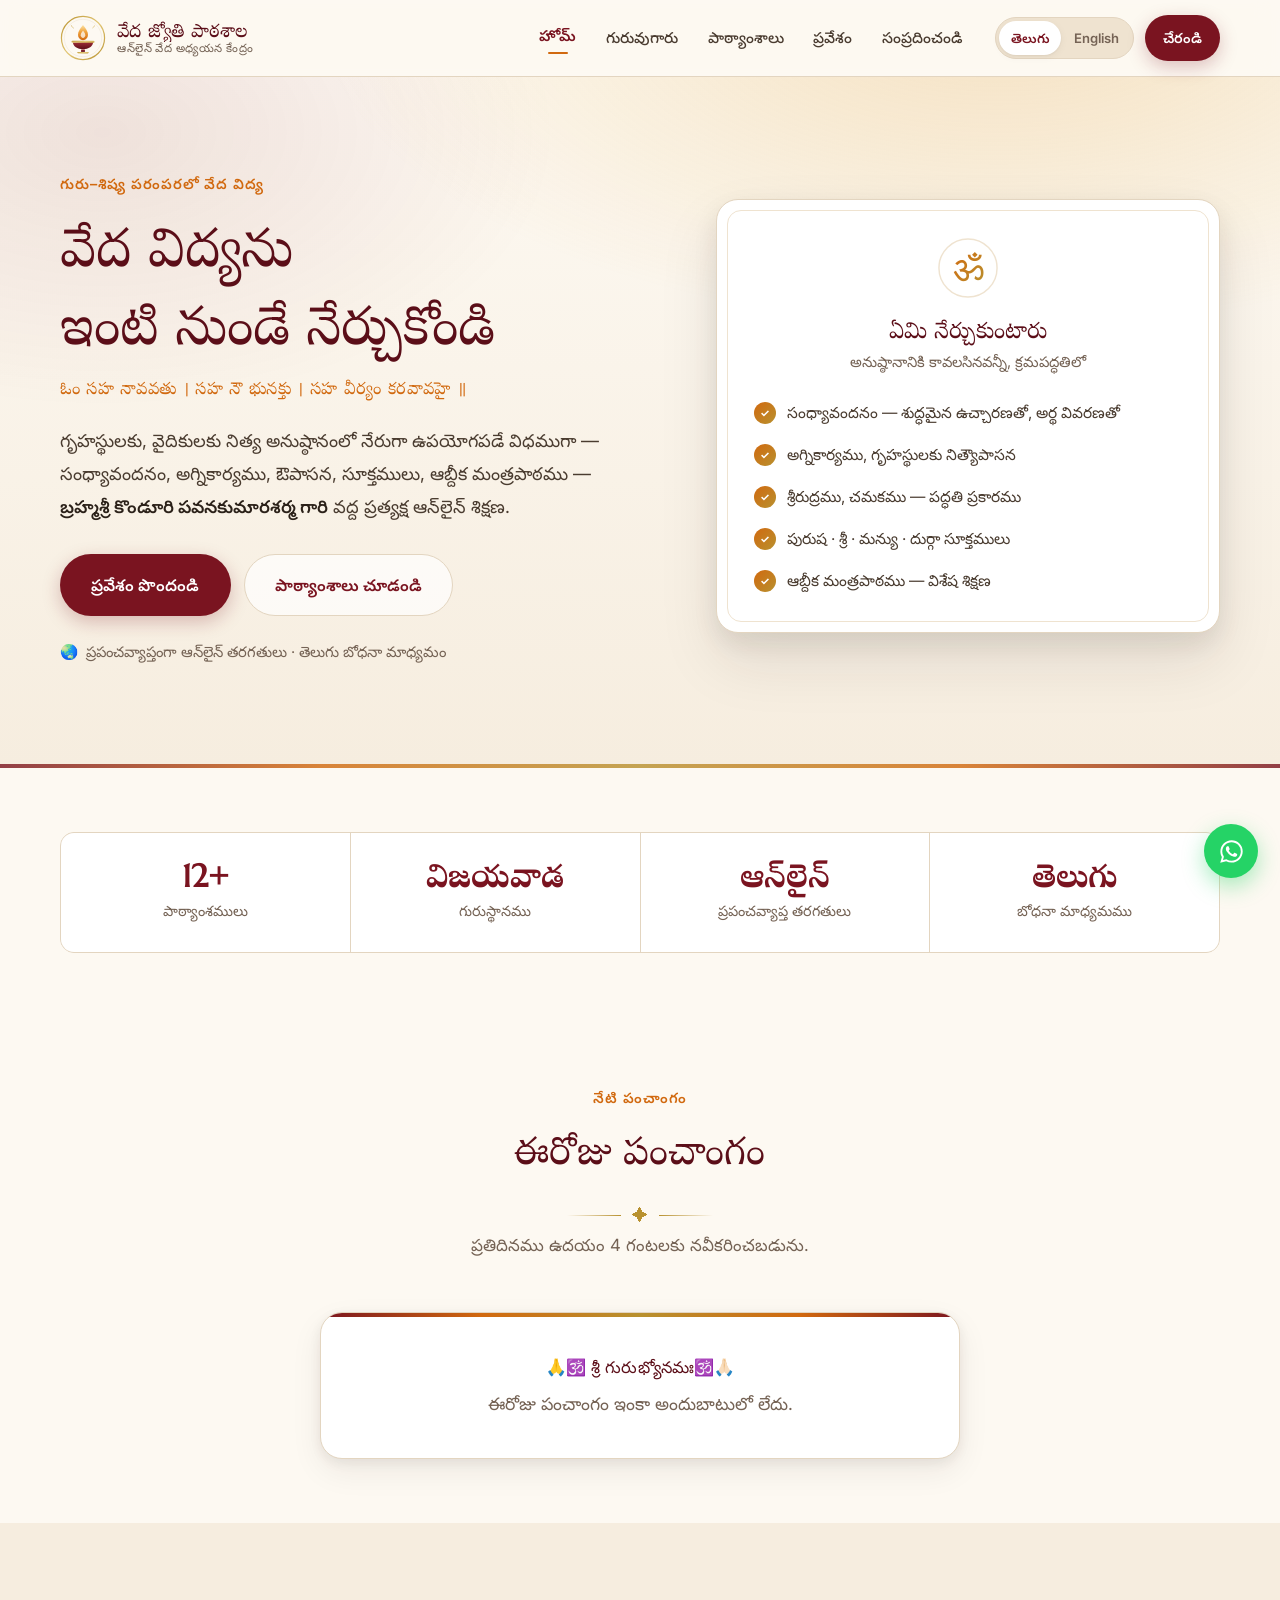
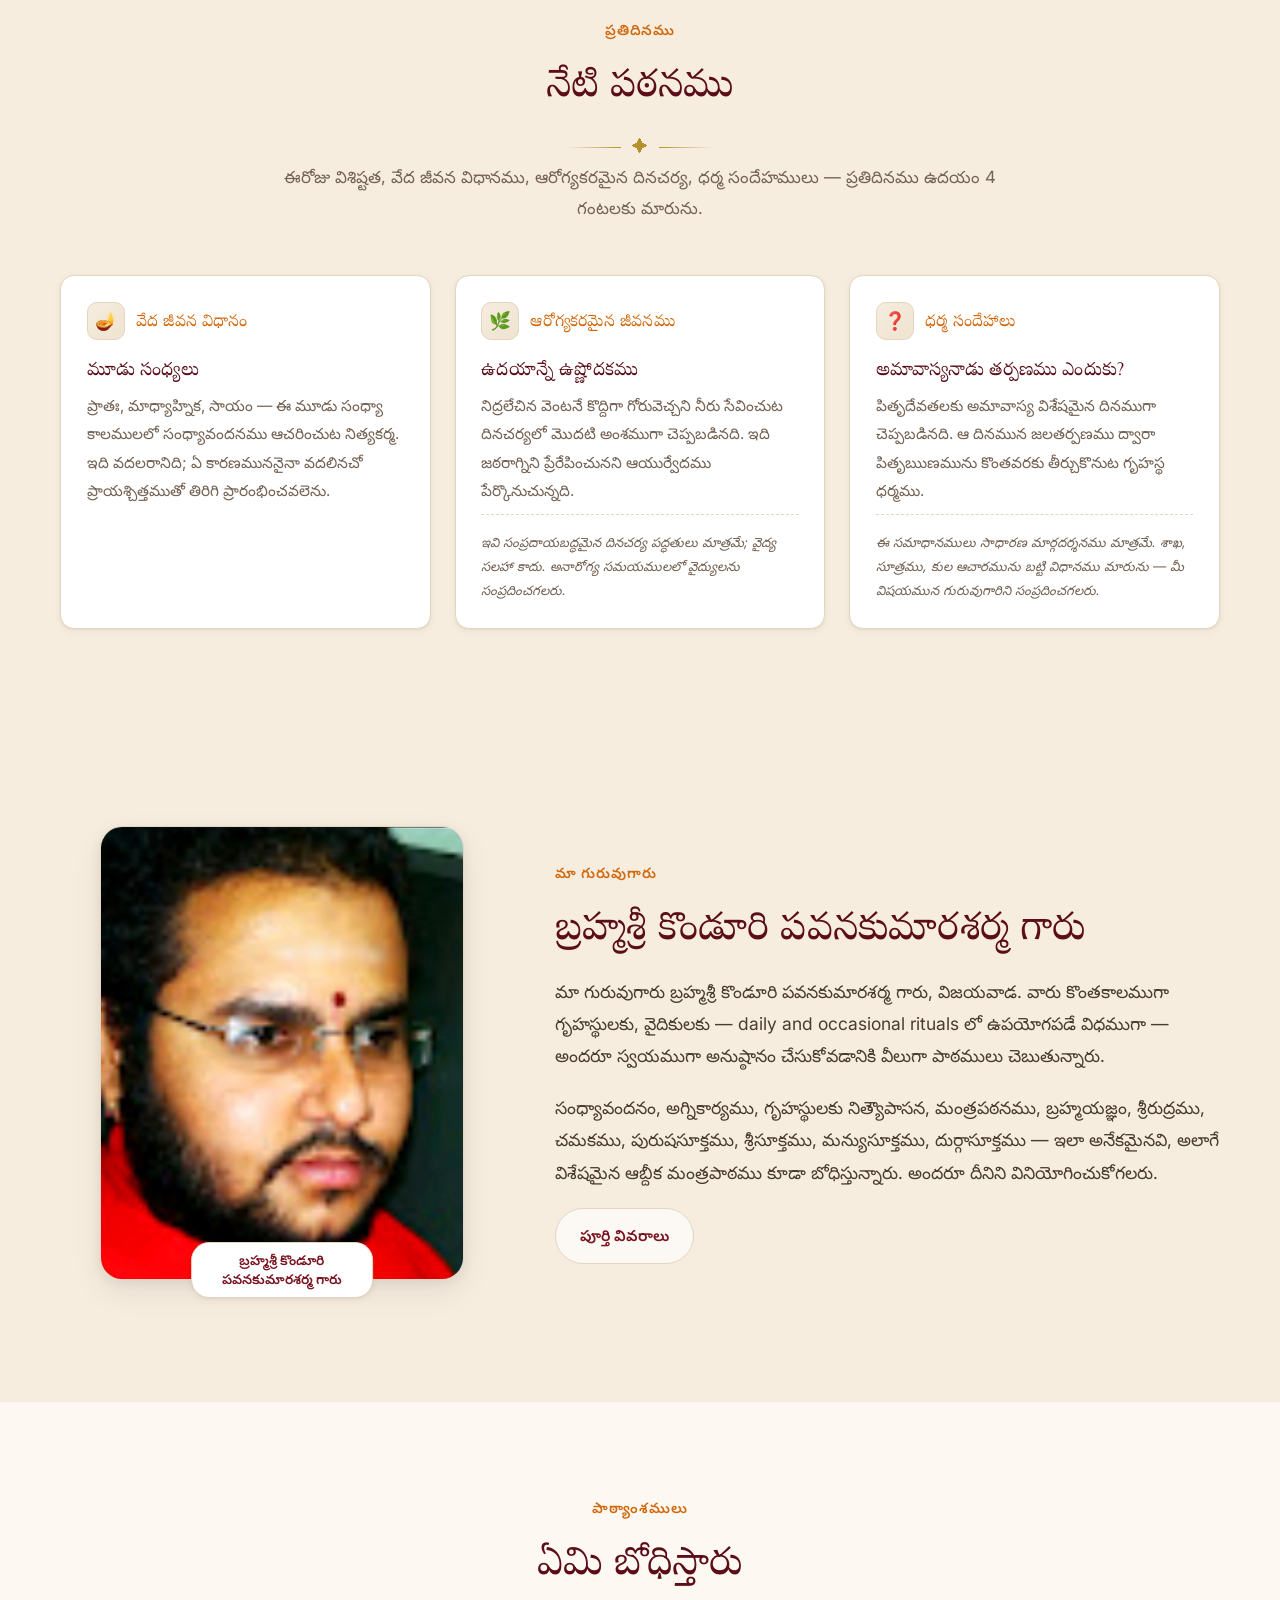
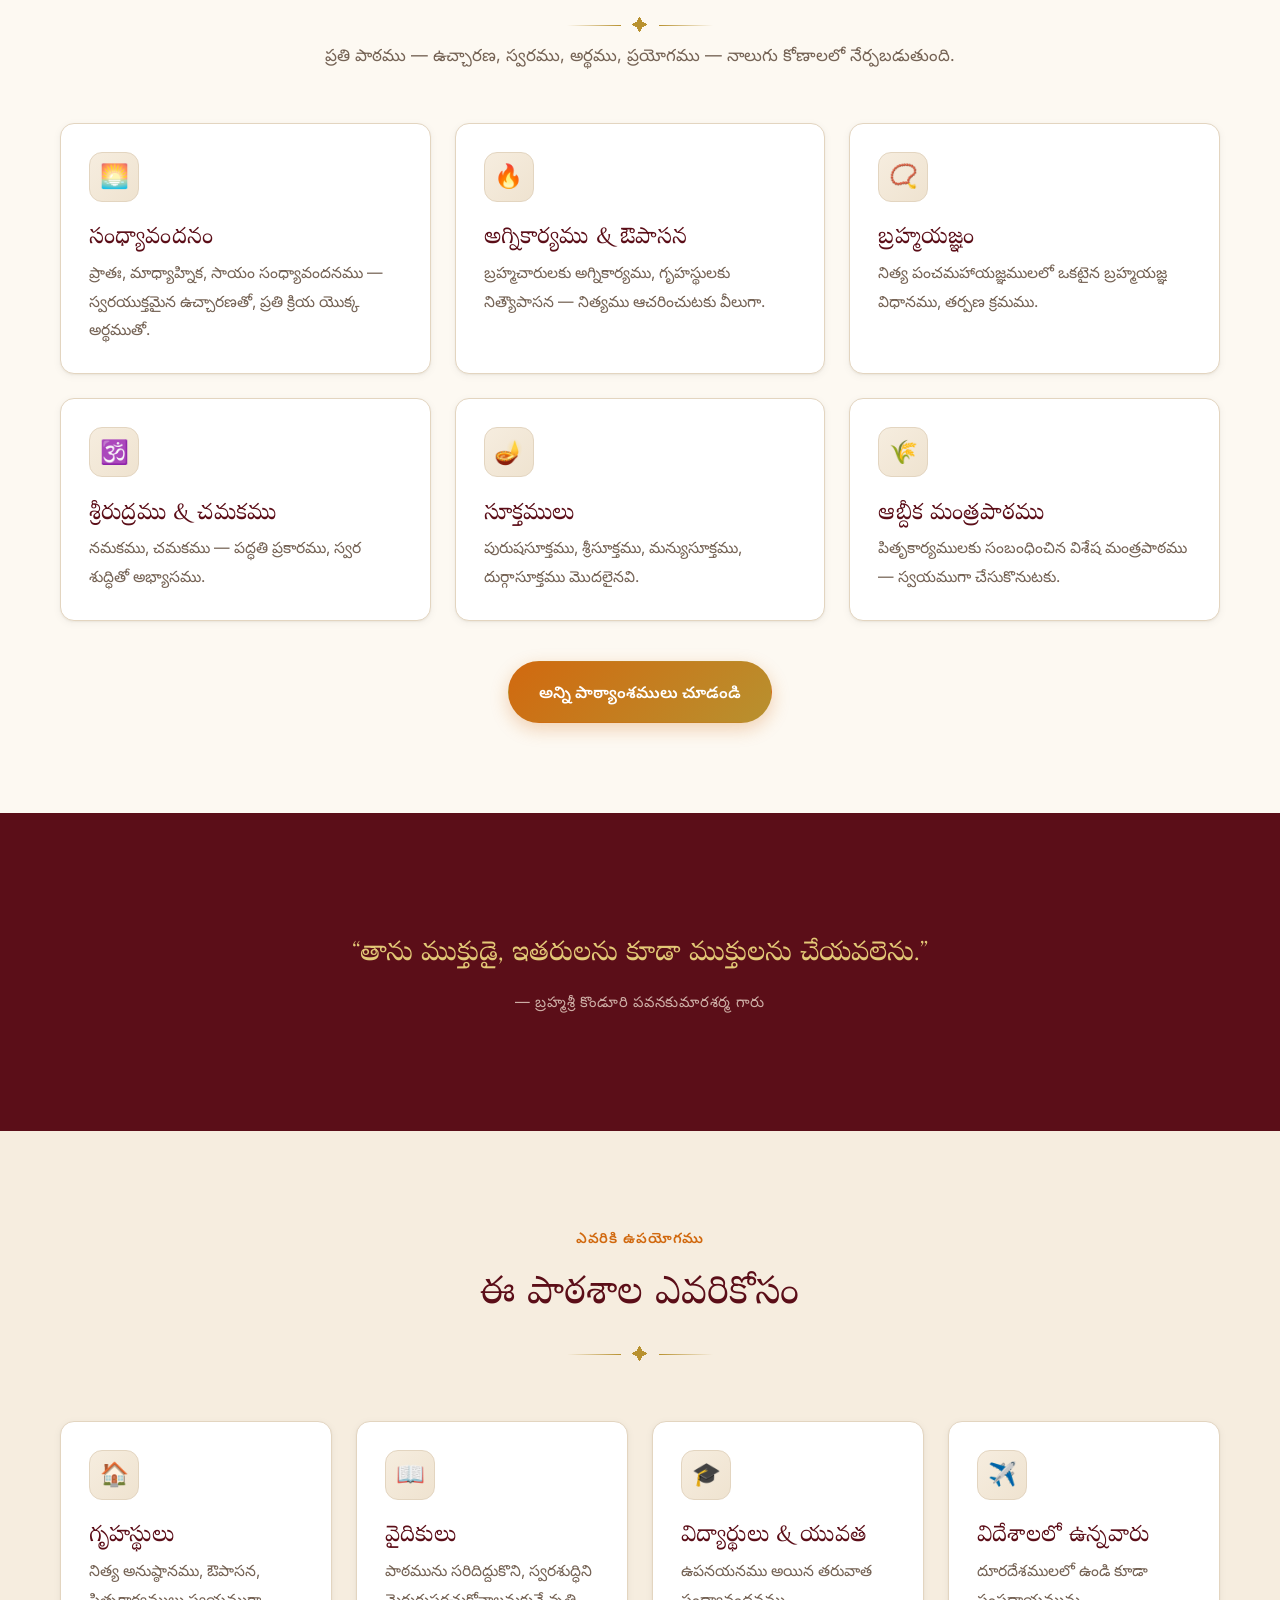
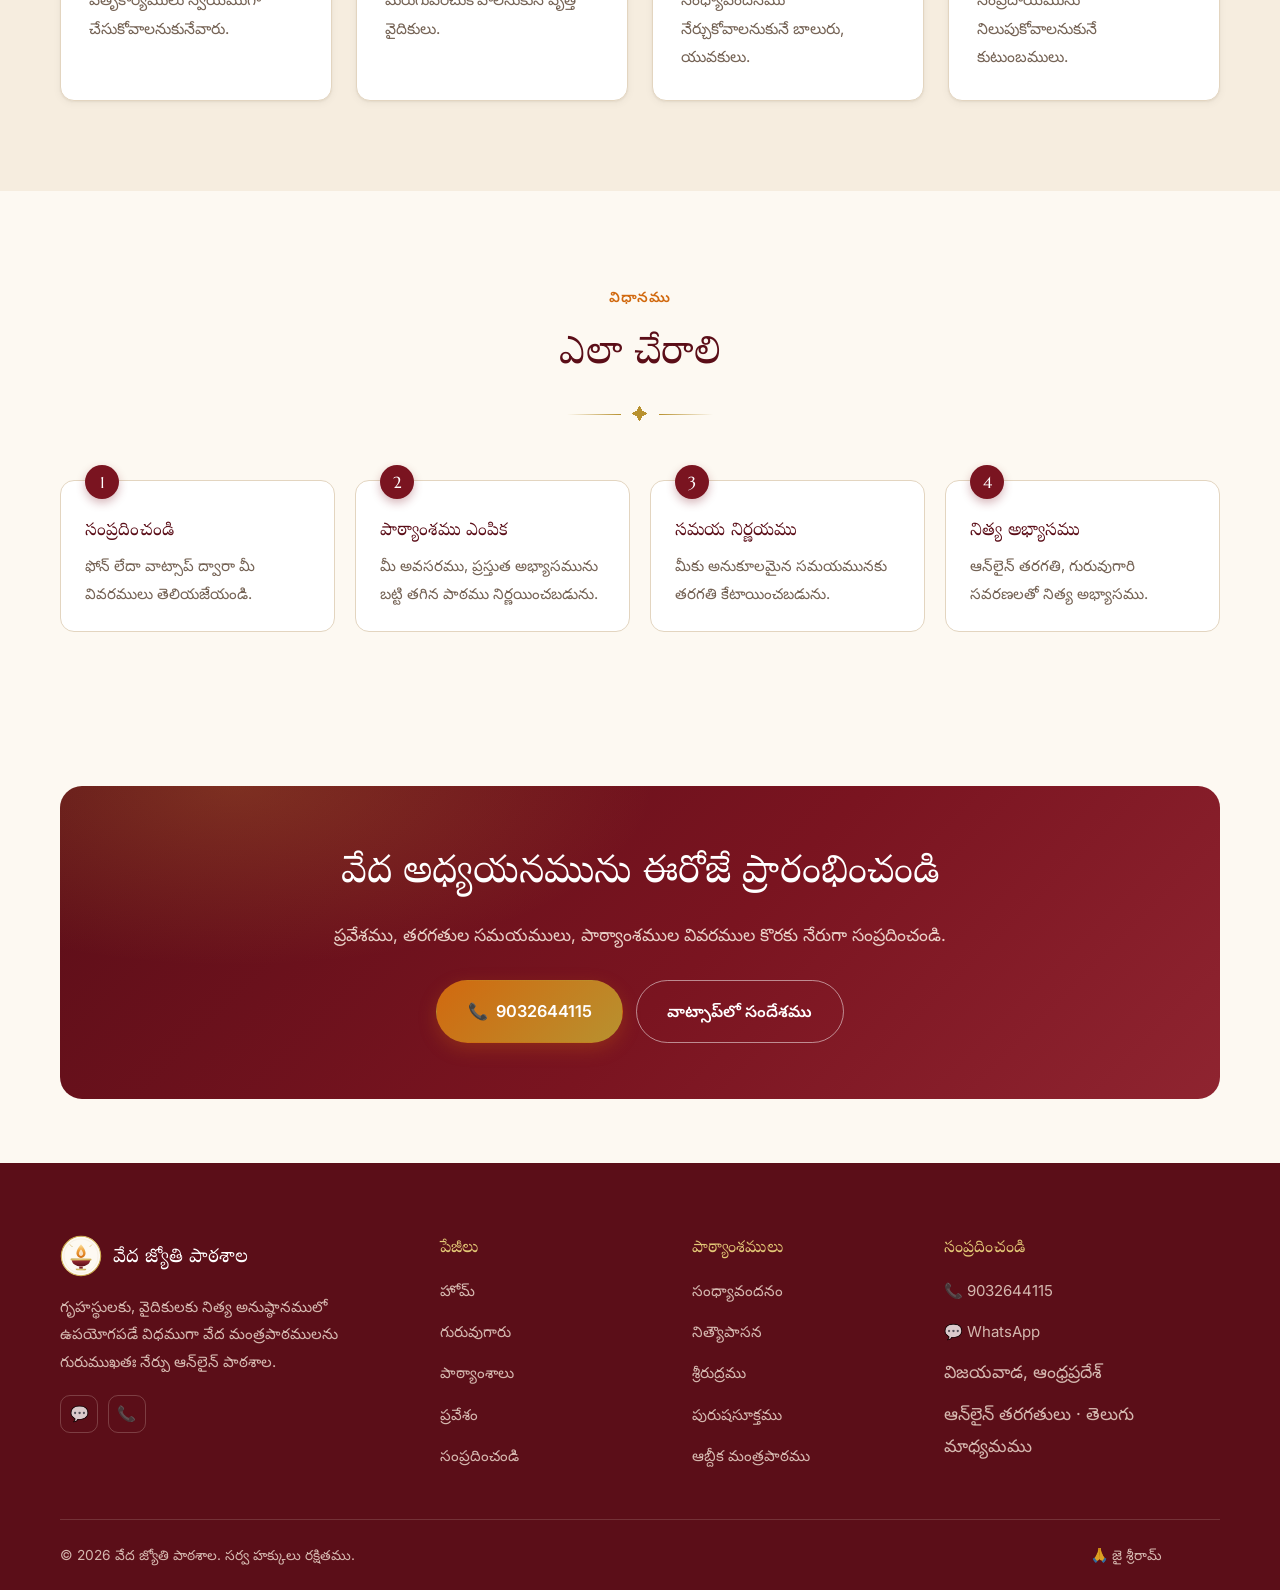
<file: index.html>
<!DOCTYPE html>
<html lang="te">
<head>
<meta charset="utf-8">
<meta name="viewport" content="width=device-width, initial-scale=1">
<title>వేద జ్యోతి పాఠశాల | ఆన్‌లైన్ వేద అధ్యయన కేంద్రం</title>
<meta name="description" content="బ్రహ్మశ్రీ కొండూరి పవనకుమారశర్మ గారి ఆధ్వర్యంలో సంధ్యావందనం, అగ్నికార్యము, ఔపాసన, సూక్తములు, ఆబ్దీక మంత్రపాఠము — ఆన్‌లైన్ వేద శిక్షణ.">
<meta name="theme-color" content="#7a1420">
<link rel="canonical" href="https://vedajyothi.vercel.app/">
<meta property="og:type" content="website">
<meta property="og:title" content="వేద జ్యోతి పాఠశాల | Veda Jyothi Pathashala">
<meta property="og:description" content="గృహస్థులకు, వైదికులకు నిత్య అనుష్ఠానంలో ఉపయోగపడే వేద మంత్రపాఠములు — ఆన్‌లైన్‌లో, గురుముఖతః.">
<meta property="og:image" content="assets/img/guruji.jpg">
<meta name="twitter:card" content="summary_large_image">
<link rel="icon" href="assets/img/logo.svg" type="image/svg+xml">
<link rel="apple-touch-icon" href="assets/img/logo.svg">
<link rel="preconnect" href="https://fonts.googleapis.com">
<link rel="preconnect" href="https://fonts.gstatic.com" crossorigin>
<link href="https://fonts.googleapis.com/css2?family=Inter:wght@400;500;600&family=Marcellus&family=Noto+Sans+Telugu:wght@400;500;600&family=Noto+Serif+Telugu:wght@400;600&display=swap" rel="stylesheet">
<link rel="stylesheet" href="assets/css/styles.css">
<script src="assets/js/i18n.js" defer></script>
<script src="assets/js/main.js" defer></script>
<script src="assets/js/panchangam.js" defer></script>
<script src="assets/js/feeds.js" defer></script>
<script type="application/ld+json">
{
  "@context": "https://schema.org",
  "@type": "EducationalOrganization",
  "name": "Veda Jyothi Pathashala",
  "alternateName": "వేద జ్యోతి పాఠశాల",
  "description": "Online Vedic learning platform teaching Sandhyavandanam, Agnikaryam, Aupasana, Sri Rudram, the Suktas and Abdika mantra patham.",
  "founder": { "@type": "Person", "name": "Brahmasri Konduri Pavan Kumar Sharma" },
  "address": { "@type": "PostalAddress", "addressLocality": "Vijayawada", "addressRegion": "Andhra Pradesh", "addressCountry": "IN" },
  "telephone": "+91-9032644115",
  "inLanguage": ["te", "en"]
}
</script>
</head>
<body data-title-key="title.home" data-desc-key="desc.home">

<a class="skip-link" href="#main" data-i18n="a11y.skip">ముఖ్య విషయానికి వెళ్ళండి</a>

<header class="site-header" id="siteHeader">
  <div class="container header-inner">
    <a class="brand" href="index.html">
      <img class="brand-mark" src="assets/img/logo.svg" alt="" width="46" height="46">
      <span class="brand-text">
        <strong data-i18n="brand.name">వేద జ్యోతి పాఠశాల</strong>
        <small data-i18n="brand.tagline">ఆన్‌లైన్ వేద అధ్యయన కేంద్రం</small>
      </span>
    </a>

    <nav class="site-nav" id="siteNav">
      <ul>
        <li><a href="index.html" data-i18n="nav.home">హోమ్</a></li>
        <li><a href="about.html" data-i18n="nav.about">గురువుగారు</a></li>
        <li><a href="courses.html" data-i18n="nav.courses">పాఠ్యాంశాలు</a></li>
        <li><a href="admissions.html" data-i18n="nav.admissions">ప్రవేశం</a></li>
        <li><a href="contact.html" data-i18n="nav.contact">సంప్రదించండి</a></li>
      </ul>
    </nav>

    <div class="header-actions">
      <div class="lang-switch" role="group" data-i18n-aria="a11y.lang" aria-label="భాష ఎంపిక">
        <button type="button" class="lang-btn" data-lang="te" aria-pressed="true">తెలుగు</button>
        <button type="button" class="lang-btn" data-lang="en" aria-pressed="false">English</button>
      </div>
      <a class="btn btn-primary btn-sm" href="admissions.html" data-i18n="nav.join">చేరండి</a>
      <button class="nav-toggle" id="navToggle" type="button" aria-expanded="false" aria-controls="siteNav" data-i18n-aria="nav.menu" aria-label="మెనూ"><span></span></button>
    </div>
  </div>
</header>

<main id="main">

  <!-- ================= HERO ================= -->
  <section class="hero">
    <div class="container hero-grid">
      <div>
        <span class="eyebrow" data-i18n="home.hero.eyebrow">గురు–శిష్య పరంపరలో వేద విద్య</span>
        <h1 data-i18n="home.hero.title">వేద విద్యను<br>ఇంటి నుండే నేర్చుకోండి</h1>
        <p class="sanskrit" data-i18n="home.hero.sanskrit">ఓం సహ నావవతు । సహ నౌ భునక్తు । సహ వీర్యం కరవావహై ॥</p>
        <p class="hero-lede" data-i18n="home.hero.lede">గృహస్థులకు, వైదికులకు నిత్య అనుష్ఠానంలో నేరుగా ఉపయోగపడే విధముగా — సంధ్యావందనం, అగ్నికార్యము, ఔపాసన, సూక్తములు, ఆబ్దీక మంత్రపాఠము — <strong>బ్రహ్మశ్రీ కొండూరి పవనకుమారశర్మ గారి</strong> వద్ద ప్రత్యక్ష ఆన్‌లైన్ శిక్షణ.</p>
        <div class="hero-cta">
          <a class="btn btn-primary btn-lg" href="admissions.html" data-i18n="home.hero.cta1">ప్రవేశం పొందండి</a>
          <a class="btn btn-ghost btn-lg" href="courses.html" data-i18n="home.hero.cta2">పాఠ్యాంశాలు చూడండి</a>
        </div>
        <p class="hero-note"><span aria-hidden="true">🌏</span> <span data-i18n="home.hero.note">ప్రపంచవ్యాప్తంగా ఆన్‌లైన్ తరగతులు · తెలుగు బోధనా మాధ్యమం</span></p>
      </div>

      <aside class="hero-card">
        <img class="om" src="assets/img/om.svg" alt="" width="62" height="62">
        <h3 data-i18n="home.card.title">ఏమి నేర్చుకుంటారు</h3>
        <p class="card-sub" data-i18n="home.card.sub">అనుష్ఠానానికి కావలసినవన్నీ, క్రమపద్ధతిలో</p>
        <ul class="hero-list">
          <li><span class="tick" aria-hidden="true">✓</span><span data-i18n="home.card.i1">సంధ్యావందనం — శుద్ధమైన ఉచ్చారణతో, అర్థ వివరణతో</span></li>
          <li><span class="tick" aria-hidden="true">✓</span><span data-i18n="home.card.i2">అగ్నికార్యము, గృహస్థులకు నిత్యౌపాసన</span></li>
          <li><span class="tick" aria-hidden="true">✓</span><span data-i18n="home.card.i3">శ్రీరుద్రము, చమకము — పద్ధతి ప్రకారము</span></li>
          <li><span class="tick" aria-hidden="true">✓</span><span data-i18n="home.card.i4">పురుష · శ్రీ · మన్యు · దుర్గా సూక్తములు</span></li>
          <li><span class="tick" aria-hidden="true">✓</span><span data-i18n="home.card.i5">ఆబ్దీక మంత్రపాఠము — విశేష శిక్షణ</span></li>
        </ul>
      </aside>
    </div>
  </section>

  <!-- ================= STATS ================= -->
  <section class="section section--tight">
    <div class="container">
      <div class="stats reveal">
        <div class="stat"><b data-i18n="home.stat1.n">12+</b><span data-i18n="home.stat1.l">పాఠ్యాంశములు</span></div>
        <div class="stat"><b data-i18n="home.stat2.n">విజయవాడ</b><span data-i18n="home.stat2.l">గురుస్థానము</span></div>
        <div class="stat"><b data-i18n="home.stat3.n">ఆన్‌లైన్</b><span data-i18n="home.stat3.l">ప్రపంచవ్యాప్త తరగతులు</span></div>
        <div class="stat"><b data-i18n="home.stat4.n">తెలుగు</b><span data-i18n="home.stat4.l">బోధనా మాధ్యమము</span></div>
      </div>
    </div>
  </section>

  <!-- ================= PANCHANGAM ================= -->
  <section class="section section--tight" id="panchangam-section">
    <div class="container">
      <div class="section-head">
        <span class="eyebrow" data-i18n="home.pan.eyebrow">నేటి పంచాంగం</span>
        <h2 data-i18n="home.pan.title">ఈరోజు పంచాంగం</h2>
        <div class="divider"><span aria-hidden="true">✦</span></div>
        <p data-i18n="home.pan.lede">ప్రతిదినము ఉదయం 4 గంటలకు నవీకరించబడును.</p>
      </div>
      <div id="panchangam" class="reveal" aria-live="polite"></div>
    </div>
  </section>

  <!-- ================= DAILY READING ================= -->
  <section class="section section--cream" id="daily-reading">
    <div class="container">
      <div class="section-head">
        <span class="eyebrow" data-i18n="home.feed.eyebrow">ప్రతిదినము</span>
        <h2 data-i18n="home.feed.title">నేటి పఠనము</h2>
        <div class="divider"><span aria-hidden="true">✦</span></div>
        <p data-i18n="home.feed.lede">ఈరోజు విశిష్టత, వేద జీవన విధానము, ఆరోగ్యకరమైన దినచర్య, ధర్మ సందేహములు — ప్రతిదినము ఉదయం 4 గంటలకు మారును.</p>
      </div>
      <div id="daily-feeds" class="feed-grid reveal"></div>
    </div>
  </section>

  <!-- ================= GURU ================= -->
  <section class="section section--cream">
    <div class="container profile">
      <figure class="profile-figure reveal">
        <div class="profile-frame">
          <img src="assets/img/guruji.jpg" alt="బ్రహ్మశ్రీ కొండూరి పవనకుమారశర్మ గారు" width="816" height="1020" loading="lazy">
        </div>
        <figcaption class="profile-badge" data-i18n="home.guru.badge">బ్రహ్మశ్రీ కొండూరి పవనకుమారశర్మ గారు</figcaption>
      </figure>
      <div class="reveal">
        <span class="eyebrow" data-i18n="home.guru.eyebrow">మా గురువుగారు</span>
        <h2 data-i18n="home.guru.title">బ్రహ్మశ్రీ కొండూరి పవనకుమారశర్మ గారు</h2>
        <p data-i18n="home.guru.p1">మా గురువుగారు బ్రహ్మశ్రీ కొండూరి పవనకుమారశర్మ గారు, విజయవాడ. వారు కొంతకాలముగా గృహస్థులకు, వైదికులకు — daily and occasional rituals లో ఉపయోగపడే విధముగా — అందరూ స్వయముగా అనుష్ఠానం చేసుకోవడానికి వీలుగా పాఠములు చెబుతున్నారు.</p>
        <p data-i18n="home.guru.p2">సంధ్యావందనం, అగ్నికార్యము, గృహస్థులకు నిత్యౌపాసన, మంత్రపఠనము, బ్రహ్మయజ్ఞం, శ్రీరుద్రము, చమకము, పురుషసూక్తము, శ్రీసూక్తము, మన్యుసూక్తము, దుర్గాసూక్తము — ఇలా అనేకమైనవి, అలాగే విశేషమైన ఆబ్దీక మంత్రపాఠము కూడా బోధిస్తున్నారు. అందరూ దీనిని వినియోగించుకోగలరు.</p>
        <p><a class="btn btn-ghost" href="about.html" data-i18n="home.guru.cta">పూర్తి వివరాలు</a></p>
      </div>
    </div>
  </section>

  <!-- ================= SUBJECTS ================= -->
  <section class="section">
    <div class="container">
      <div class="section-head">
        <span class="eyebrow" data-i18n="home.sub.eyebrow">పాఠ్యాంశములు</span>
        <h2 data-i18n="home.sub.title">ఏమి బోధిస్తారు</h2>
        <div class="divider"><span aria-hidden="true">✦</span></div>
        <p data-i18n="home.sub.lede">ప్రతి పాఠము — ఉచ్చారణ, స్వరము, అర్థము, ప్రయోగము — నాలుగు కోణాలలో నేర్పబడుతుంది.</p>
      </div>

      <div class="grid grid-3">
        <article class="card reveal">
          <div class="card-icon" aria-hidden="true">🌅</div>
          <h3 data-i18n="home.sub.c1.t">సంధ్యావందనం</h3>
          <p data-i18n="home.sub.c1.d">ప్రాతః, మాధ్యాహ్నిక, సాయం సంధ్యావందనము — స్వరయుక్తమైన ఉచ్చారణతో, ప్రతి క్రియ యొక్క అర్థముతో.</p>
        </article>
        <article class="card reveal">
          <div class="card-icon" aria-hidden="true">🔥</div>
          <h3 data-i18n="home.sub.c2.t">అగ్నికార్యము &amp; ఔపాసన</h3>
          <p data-i18n="home.sub.c2.d">బ్రహ్మచారులకు అగ్నికార్యము, గృహస్థులకు నిత్యౌపాసన — నిత్యము ఆచరించుటకు వీలుగా.</p>
        </article>
        <article class="card reveal">
          <div class="card-icon" aria-hidden="true">📿</div>
          <h3 data-i18n="home.sub.c3.t">బ్రహ్మయజ్ఞం</h3>
          <p data-i18n="home.sub.c3.d">నిత్య పంచమహాయజ్ఞములలో ఒకటైన బ్రహ్మయజ్ఞ విధానము, తర్పణ క్రమము.</p>
        </article>
        <article class="card reveal">
          <div class="card-icon" aria-hidden="true">🕉️</div>
          <h3 data-i18n="home.sub.c4.t">శ్రీరుద్రము &amp; చమకము</h3>
          <p data-i18n="home.sub.c4.d">నమకము, చమకము — పద్ధతి ప్రకారము, స్వర శుద్ధితో అభ్యాసము.</p>
        </article>
        <article class="card reveal">
          <div class="card-icon" aria-hidden="true">🪔</div>
          <h3 data-i18n="home.sub.c5.t">సూక్తములు</h3>
          <p data-i18n="home.sub.c5.d">పురుషసూక్తము, శ్రీసూక్తము, మన్యుసూక్తము, దుర్గాసూక్తము మొదలైనవి.</p>
        </article>
        <article class="card reveal">
          <div class="card-icon" aria-hidden="true">🌾</div>
          <h3 data-i18n="home.sub.c6.t">ఆబ్దీక మంత్రపాఠము</h3>
          <p data-i18n="home.sub.c6.d">పితృకార్యములకు సంబంధించిన విశేష మంత్రపాఠము — స్వయముగా చేసుకొనుటకు.</p>
        </article>
      </div>

      <p class="center" style="margin-top:2.5rem">
        <a class="btn btn-gold btn-lg" href="courses.html" data-i18n="home.sub.cta">అన్ని పాఠ్యాంశములు చూడండి</a>
      </p>
    </div>
  </section>

  <!-- ================= QUOTE ================= -->
  <section class="section section--dark">
    <div class="container">
      <blockquote class="quote">
        <span data-i18n="home.quote.text">“తాను ముక్తుడై, ఇతరులను కూడా ముక్తులను చేయవలెను.”</span>
        <cite data-i18n="home.quote.cite">— బ్రహ్మశ్రీ కొండూరి పవనకుమారశర్మ గారు</cite>
      </blockquote>
    </div>
  </section>

  <!-- ================= AUDIENCE ================= -->
  <section class="section section--cream">
    <div class="container">
      <div class="section-head">
        <span class="eyebrow" data-i18n="home.aud.eyebrow">ఎవరికి ఉపయోగము</span>
        <h2 data-i18n="home.aud.title">ఈ పాఠశాల ఎవరికోసం</h2>
        <div class="divider"><span aria-hidden="true">✦</span></div>
      </div>
      <div class="grid grid-4">
        <article class="card reveal">
          <div class="card-icon" aria-hidden="true">🏠</div>
          <h3 data-i18n="home.aud.c1.t">గృహస్థులు</h3>
          <p data-i18n="home.aud.c1.d">నిత్య అనుష్ఠానము, ఔపాసన, పితృకార్యములు స్వయముగా చేసుకోవాలనుకునేవారు.</p>
        </article>
        <article class="card reveal">
          <div class="card-icon" aria-hidden="true">📖</div>
          <h3 data-i18n="home.aud.c2.t">వైదికులు</h3>
          <p data-i18n="home.aud.c2.d">పాఠమును సరిదిద్దుకొని, స్వరశుద్ధిని మెరుగుపరచుకోవాలనుకునే వృత్తి వైదికులు.</p>
        </article>
        <article class="card reveal">
          <div class="card-icon" aria-hidden="true">🎓</div>
          <h3 data-i18n="home.aud.c3.t">విద్యార్థులు &amp; యువత</h3>
          <p data-i18n="home.aud.c3.d">ఉపనయనము అయిన తరువాత సంధ్యావందనము నేర్చుకోవాలనుకునే బాలురు, యువకులు.</p>
        </article>
        <article class="card reveal">
          <div class="card-icon" aria-hidden="true">✈️</div>
          <h3 data-i18n="home.aud.c4.t">విదేశాలలో ఉన్నవారు</h3>
          <p data-i18n="home.aud.c4.d">దూరదేశములలో ఉండి కూడా సంప్రదాయమును నిలుపుకోవాలనుకునే కుటుంబములు.</p>
        </article>
      </div>
    </div>
  </section>

  <!-- ================= STEPS ================= -->
  <section class="section">
    <div class="container">
      <div class="section-head">
        <span class="eyebrow" data-i18n="home.step.eyebrow">విధానము</span>
        <h2 data-i18n="home.step.title">ఎలా చేరాలి</h2>
        <div class="divider"><span aria-hidden="true">✦</span></div>
      </div>
      <div class="steps">
        <article class="step reveal">
          <h3 data-i18n="home.step.s1.t">సంప్రదించండి</h3>
          <p data-i18n="home.step.s1.d">ఫోన్ లేదా వాట్సాప్ ద్వారా మీ వివరములు తెలియజేయండి.</p>
        </article>
        <article class="step reveal">
          <h3 data-i18n="home.step.s2.t">పాఠ్యాంశము ఎంపిక</h3>
          <p data-i18n="home.step.s2.d">మీ అవసరము, ప్రస్తుత అభ్యాసమును బట్టి తగిన పాఠము నిర్ణయించబడును.</p>
        </article>
        <article class="step reveal">
          <h3 data-i18n="home.step.s3.t">సమయ నిర్ణయము</h3>
          <p data-i18n="home.step.s3.d">మీకు అనుకూలమైన సమయమునకు తరగతి కేటాయించబడును.</p>
        </article>
        <article class="step reveal">
          <h3 data-i18n="home.step.s4.t">నిత్య అభ్యాసము</h3>
          <p data-i18n="home.step.s4.d">ఆన్‌లైన్ తరగతి, గురువుగారి సవరణలతో నిత్య అభ్యాసము.</p>
        </article>
      </div>
    </div>
  </section>

  <!-- ================= CTA ================= -->
  <section class="section section--tight">
    <div class="container">
      <div class="cta-band reveal">
        <h2 data-i18n="cta.title">వేద అధ్యయనమును ఈరోజే ప్రారంభించండి</h2>
        <p data-i18n="cta.text">ప్రవేశము, తరగతుల సమయములు, పాఠ్యాంశముల వివరముల కొరకు నేరుగా సంప్రదించండి.</p>
        <div class="cta-actions">
          <a class="btn btn-gold btn-lg" href="tel:+919032644115">📞 <span data-i18n="cta.call">9032644115</span></a>
          <a class="btn btn-outline-light btn-lg" href="https://wa.me/919032644115" target="_blank" rel="noopener" data-i18n="cta.whatsapp">వాట్సాప్‌లో సందేశము</a>
        </div>
      </div>
    </div>
  </section>

</main>

<footer class="site-footer">
  <div class="container">
    <div class="footer-grid">
      <div>
        <div class="footer-brand">
          <img src="assets/img/logo.svg" alt="" width="42" height="42">
          <strong data-i18n="brand.name">వేద జ్యోతి పాఠశాల</strong>
        </div>
        <p class="footer-about" data-i18n="foot.about">గృహస్థులకు, వైదికులకు నిత్య అనుష్ఠానములో ఉపయోగపడే విధముగా వేద మంత్రపాఠములను గురుముఖతః నేర్పు ఆన్‌లైన్ పాఠశాల.</p>
        <div class="footer-social">
          <a href="https://wa.me/919032644115" target="_blank" rel="noopener" aria-label="WhatsApp">💬</a>
          <a href="tel:+919032644115" aria-label="Phone">📞</a>
        </div>
      </div>

      <div>
        <h4 data-i18n="foot.links">పేజీలు</h4>
        <ul>
          <li><a href="index.html" data-i18n="nav.home">హోమ్</a></li>
          <li><a href="about.html" data-i18n="nav.about">గురువుగారు</a></li>
          <li><a href="courses.html" data-i18n="nav.courses">పాఠ్యాంశాలు</a></li>
          <li><a href="admissions.html" data-i18n="nav.admissions">ప్రవేశం</a></li>
          <li><a href="contact.html" data-i18n="nav.contact">సంప్రదించండి</a></li>
        </ul>
      </div>

      <div>
        <h4 data-i18n="foot.subjects">పాఠ్యాంశములు</h4>
        <ul>
          <li><a href="courses.html#nitya" data-i18n="courses.c1.t">సంధ్యావందనం</a></li>
          <li><a href="courses.html#nitya" data-i18n="courses.c3.t">నిత్యౌపాసన</a></li>
          <li><a href="courses.html#suktas" data-i18n="courses.c6.t">శ్రీరుద్రము</a></li>
          <li><a href="courses.html#suktas" data-i18n="courses.c8.t">పురుషసూక్తము</a></li>
          <li><a href="courses.html#special" data-i18n="courses.c12.t">ఆబ్దీక మంత్రపాఠము</a></li>
        </ul>
      </div>

      <div>
        <h4 data-i18n="foot.contact">సంప్రదించండి</h4>
        <ul>
          <li><a href="tel:+919032644115">📞 9032644115</a></li>
          <li><a href="https://wa.me/919032644115" target="_blank" rel="noopener">💬 WhatsApp</a></li>
          <li><span data-i18n="con.info.placev">విజయవాడ, ఆంధ్రప్రదేశ్</span></li>
          <li><span data-i18n="foot.hours">ఆన్‌లైన్ తరగతులు · తెలుగు మాధ్యమము</span></li>
        </ul>
      </div>
    </div>

    <div class="footer-bottom">
      <span>© <span id="year">2026</span> <span data-i18n="foot.copy">వేద జ్యోతి పాఠశాల. సర్వ హక్కులు రక్షితము.</span></span>
      <span data-i18n="foot.jai">🙏 జై శ్రీరామ్</span>
    </div>
  </div>
</footer>

<a class="whatsapp-fab" href="https://wa.me/919032644115" target="_blank" rel="noopener" aria-label="WhatsApp">
  <svg viewBox="0 0 24 24" fill="currentColor" aria-hidden="true"><path d="M12.04 2C6.58 2 2.13 6.45 2.13 11.91c0 1.75.46 3.45 1.32 4.95L2 22l5.25-1.38a9.9 9.9 0 0 0 4.79 1.22h.01c5.46 0 9.91-4.45 9.91-9.91 0-2.65-1.03-5.14-2.9-7.01A9.82 9.82 0 0 0 12.04 2zm0 18.15h-.01a8.2 8.2 0 0 1-4.19-1.15l-.3-.18-3.12.82.83-3.04-.2-.31a8.19 8.19 0 0 1-1.26-4.38c0-4.54 3.7-8.23 8.25-8.23 2.2 0 4.27.86 5.83 2.41a8.18 8.18 0 0 1 2.41 5.83c0 4.54-3.7 8.23-8.24 8.23zm4.52-6.16c-.25-.12-1.47-.72-1.69-.81-.23-.08-.39-.12-.56.13-.16.24-.64.8-.78.97-.15.16-.29.18-.54.06-.25-.13-1.05-.39-1.99-1.23-.74-.66-1.23-1.47-1.38-1.72-.14-.25-.01-.38.11-.5.11-.11.25-.29.37-.44.13-.15.17-.25.25-.41.08-.17.04-.31-.02-.44-.06-.12-.56-1.34-.76-1.84-.2-.48-.41-.42-.56-.43h-.48c-.17 0-.44.06-.67.31s-.87.85-.87 2.07.89 2.4 1.02 2.56c.12.17 1.75 2.67 4.23 3.74.59.26 1.05.41 1.41.52.59.19 1.13.16 1.56.1.48-.07 1.47-.6 1.68-1.18.21-.58.21-1.08.14-1.18-.06-.11-.22-.17-.47-.29z"/></svg>
</a>

</body>
</html>
</file>
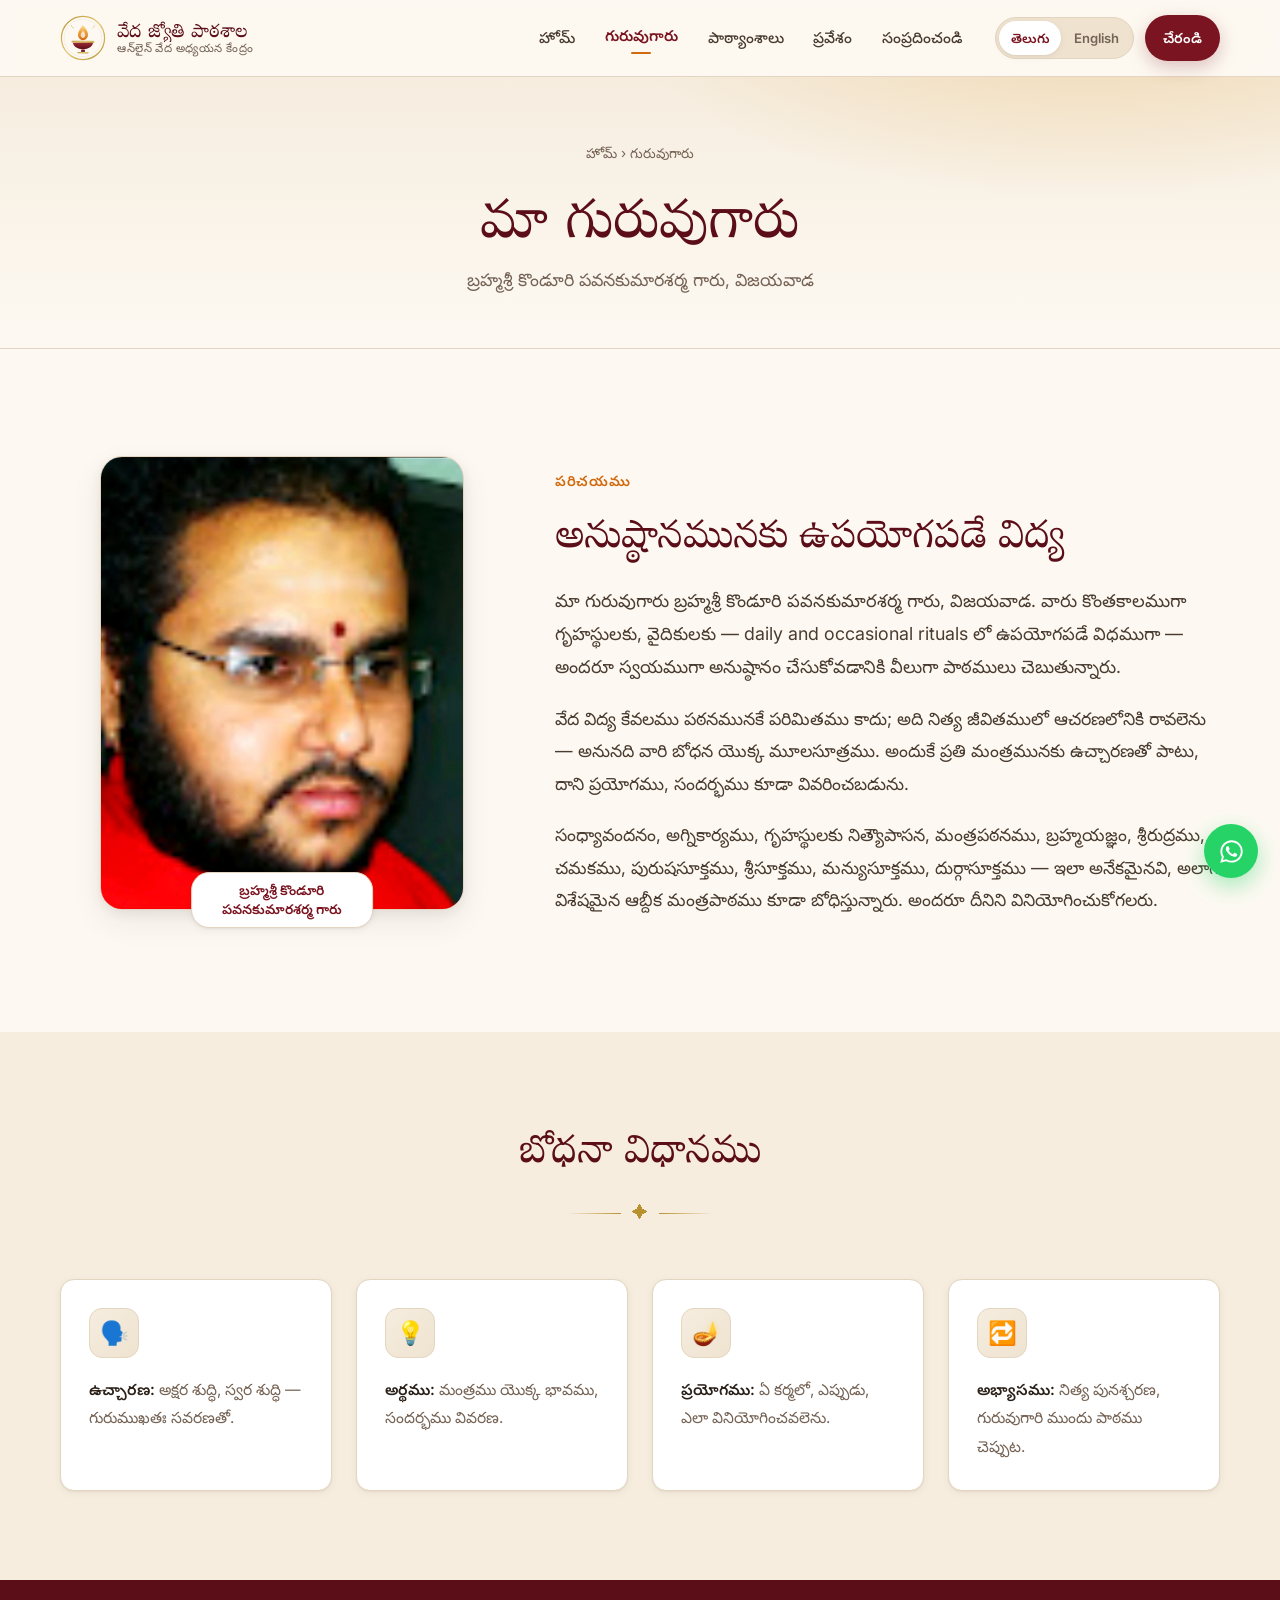
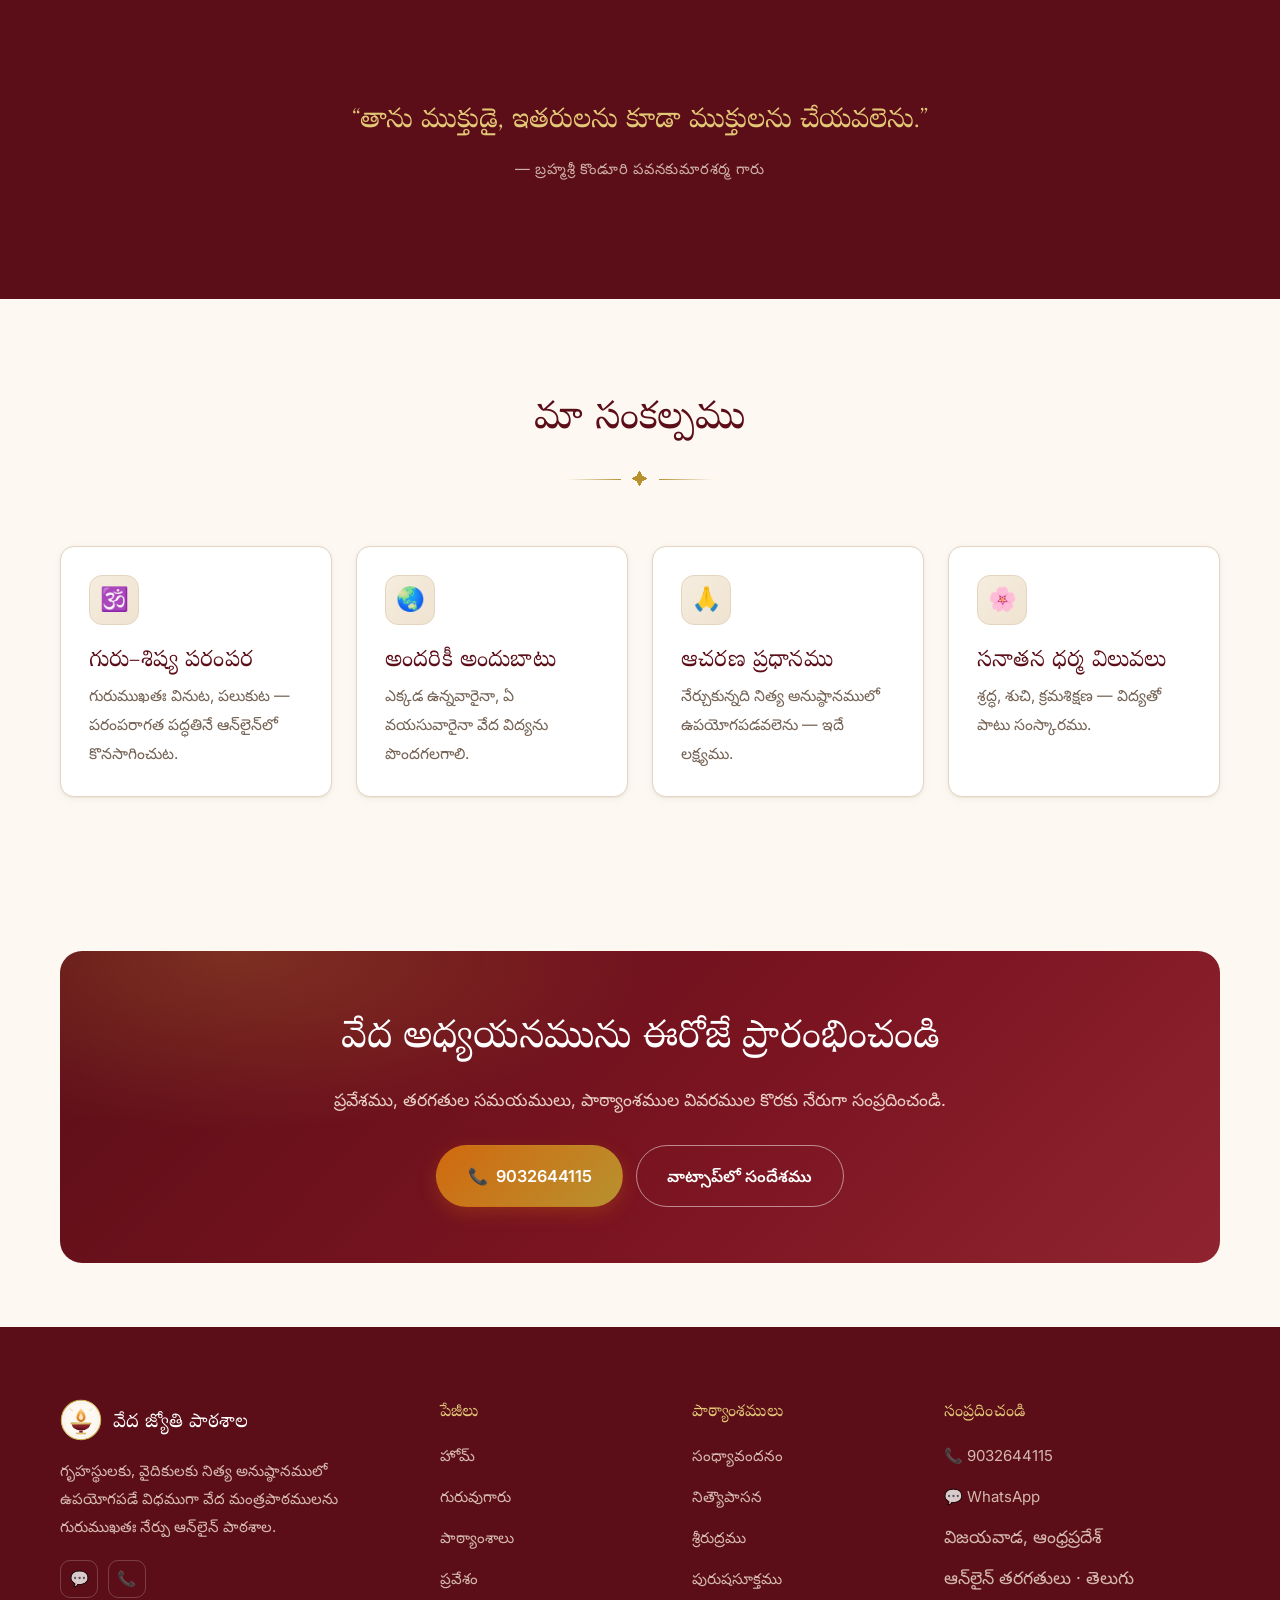
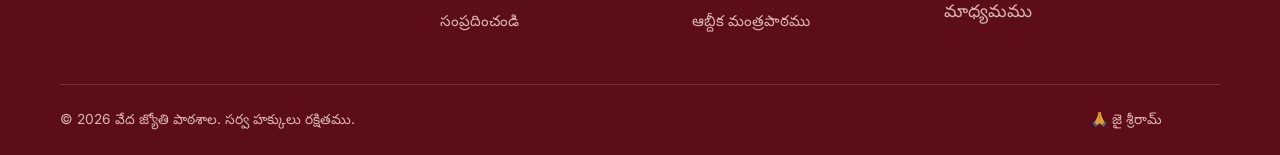
<file: about.html>
<!DOCTYPE html>
<html lang="te">
<head>
<meta charset="utf-8">
<meta name="viewport" content="width=device-width, initial-scale=1">
<title>గురువుగారు | వేద జ్యోతి పాఠశాల</title>
<meta name="description" content="బ్రహ్మశ్రీ కొండూరి పవనకుమారశర్మ గారు, విజయవాడ — వేద జ్యోతి పాఠశాల గురువుగారి పరిచయము, బోధనా విధానము.">
<meta name="theme-color" content="#7a1420">
<link rel="canonical" href="https://vedajyothi.vercel.app/about.html">
<meta property="og:type" content="website">
<meta property="og:title" content="గురువుగారు | వేద జ్యోతి పాఠశాల">
<meta property="og:description" content="బ్రహ్మశ్రీ కొండూరి పవనకుమారశర్మ గారు, విజయవాడ — వేద జ్యోతి పాఠశాల గురువుగారి పరిచయము, బోధనా విధానము.">
<meta property="og:image" content="assets/img/guruji.jpg">
<link rel="icon" href="assets/img/logo.svg" type="image/svg+xml">
<link rel="apple-touch-icon" href="assets/img/logo.svg">
<link rel="preconnect" href="https://fonts.googleapis.com">
<link rel="preconnect" href="https://fonts.gstatic.com" crossorigin>
<link href="https://fonts.googleapis.com/css2?family=Inter:wght@400;500;600&family=Marcellus&family=Noto+Sans+Telugu:wght@400;500;600&family=Noto+Serif+Telugu:wght@400;600&display=swap" rel="stylesheet">
<link rel="stylesheet" href="assets/css/styles.css">
<script src="assets/js/i18n.js" defer></script>
<script src="assets/js/main.js" defer></script>
</head>
<body data-title-key="title.about" data-desc-key="desc.home">

<a class="skip-link" href="#main" data-i18n="a11y.skip">ముఖ్య విషయానికి వెళ్ళండి</a>

<header class="site-header" id="siteHeader">
  <div class="container header-inner">
    <a class="brand" href="index.html">
      <img class="brand-mark" src="assets/img/logo.svg" alt="" width="46" height="46">
      <span class="brand-text">
        <strong data-i18n="brand.name">వేద జ్యోతి పాఠశాల</strong>
        <small data-i18n="brand.tagline">ఆన్‌లైన్ వేద అధ్యయన కేంద్రం</small>
      </span>
    </a>

    <nav class="site-nav" id="siteNav">
      <ul>
        <li><a href="index.html" data-i18n="nav.home">హోమ్</a></li>
        <li><a href="about.html" data-i18n="nav.about">గురువుగారు</a></li>
        <li><a href="courses.html" data-i18n="nav.courses">పాఠ్యాంశాలు</a></li>
        <li><a href="admissions.html" data-i18n="nav.admissions">ప్రవేశం</a></li>
        <li><a href="contact.html" data-i18n="nav.contact">సంప్రదించండి</a></li>
      </ul>
    </nav>

    <div class="header-actions">
      <div class="lang-switch" role="group" data-i18n-aria="a11y.lang" aria-label="భాష ఎంపిక">
        <button type="button" class="lang-btn" data-lang="te" aria-pressed="true">తెలుగు</button>
        <button type="button" class="lang-btn" data-lang="en" aria-pressed="false">English</button>
      </div>
      <a class="btn btn-primary btn-sm" href="admissions.html" data-i18n="nav.join">చేరండి</a>
      <button class="nav-toggle" id="navToggle" type="button" aria-expanded="false" aria-controls="siteNav" data-i18n-aria="nav.menu" aria-label="మెనూ"><span></span></button>
    </div>
  </div>
</header>

<main id="main">

  <section class="page-head">
    <div class="container">
      <p class="breadcrumb"><a href="index.html" data-i18n="nav.home">హోమ్</a> <span aria-hidden="true">›</span> <span data-i18n="about.crumb">గురువుగారు</span></p>
      <h1 data-i18n="about.head.title">మా గురువుగారు</h1>
      <p data-i18n="about.head.lede">బ్రహ్మశ్రీ కొండూరి పవనకుమారశర్మ గారు, విజయవాడ</p>
    </div>
  </section>

  <section class="section">
    <div class="container profile">
      <figure class="profile-figure reveal">
        <div class="profile-frame">
          <img src="assets/img/guruji.jpg" alt="బ్రహ్మశ్రీ కొండూరి పవనకుమారశర్మ గారు" width="816" height="1020">
        </div>
        <figcaption class="profile-badge" data-i18n="home.guru.badge">బ్రహ్మశ్రీ కొండూరి పవనకుమారశర్మ గారు</figcaption>
      </figure>
      <div class="prose reveal">
        <span class="eyebrow" data-i18n="about.bio.eyebrow">పరిచయము</span>
        <h2 data-i18n="about.bio.title">అనుష్ఠానమునకు ఉపయోగపడే విద్య</h2>
        <p class="lede" data-i18n="about.bio.p1">మా గురువుగారు బ్రహ్మశ్రీ కొండూరి పవనకుమారశర్మ గారు, విజయవాడ. వారు కొంతకాలముగా గృహస్థులకు, వైదికులకు — daily and occasional rituals లో ఉపయోగపడే విధముగా — అందరూ స్వయముగా అనుష్ఠానం చేసుకోవడానికి వీలుగా పాఠములు చెబుతున్నారు.</p>
        <p data-i18n="about.bio.p2">వేద విద్య కేవలము పఠనమునకే పరిమితము కాదు; అది నిత్య జీవితములో ఆచరణలోనికి రావలెను — అనునది వారి బోధన యొక్క మూలసూత్రము. అందుకే ప్రతి మంత్రమునకు ఉచ్చారణతో పాటు, దాని ప్రయోగము, సందర్భము కూడా వివరించబడును.</p>
        <p data-i18n="about.bio.p3">సంధ్యావందనం, అగ్నికార్యము, గృహస్థులకు నిత్యౌపాసన, మంత్రపఠనము, బ్రహ్మయజ్ఞం, శ్రీరుద్రము, చమకము, పురుషసూక్తము, శ్రీసూక్తము, మన్యుసూక్తము, దుర్గాసూక్తము — ఇలా అనేకమైనవి, అలాగే విశేషమైన ఆబ్దీక మంత్రపాఠము కూడా బోధిస్తున్నారు. అందరూ దీనిని వినియోగించుకోగలరు.</p>
      </div>
    </div>
  </section>

  <section class="section section--cream">
    <div class="container">
      <div class="section-head">
        <h2 data-i18n="about.method.title">బోధనా విధానము</h2>
        <div class="divider"><span aria-hidden="true">✦</span></div>
      </div>
      <div class="grid grid-4">
        <article class="card reveal"><div class="card-icon" aria-hidden="true">🗣️</div><p data-i18n="about.method.i1"><strong>ఉచ్చారణ:</strong> అక్షర శుద్ధి, స్వర శుద్ధి — గురుముఖతః సవరణతో.</p></article>
        <article class="card reveal"><div class="card-icon" aria-hidden="true">💡</div><p data-i18n="about.method.i2"><strong>అర్థము:</strong> మంత్రము యొక్క భావము, సందర్భము వివరణ.</p></article>
        <article class="card reveal"><div class="card-icon" aria-hidden="true">🪔</div><p data-i18n="about.method.i3"><strong>ప్రయోగము:</strong> ఏ కర్మలో, ఎప్పుడు, ఎలా వినియోగించవలెను.</p></article>
        <article class="card reveal"><div class="card-icon" aria-hidden="true">🔁</div><p data-i18n="about.method.i4"><strong>అభ్యాసము:</strong> నిత్య పునశ్చరణ, గురువుగారి ముందు పాఠము చెప్పుట.</p></article>
      </div>
    </div>
  </section>

  <section class="section section--dark">
    <div class="container">
      <blockquote class="quote">
        <span data-i18n="home.quote.text">“తాను ముక్తుడై, ఇతరులను కూడా ముక్తులను చేయవలెను.”</span>
        <cite data-i18n="home.quote.cite">— బ్రహ్మశ్రీ కొండూరి పవనకుమారశర్మ గారు</cite>
      </blockquote>
    </div>
  </section>

  <section class="section">
    <div class="container">
      <div class="section-head">
        <h2 data-i18n="about.values.title">మా సంకల్పము</h2>
        <div class="divider"><span aria-hidden="true">✦</span></div>
      </div>
      <div class="grid grid-4">
        <article class="card reveal"><div class="card-icon" aria-hidden="true">🕉️</div><h3 data-i18n="about.values.v1.t">గురు–శిష్య పరంపర</h3><p data-i18n="about.values.v1.d">గురుముఖతః వినుట, పలుకుట — పరంపరాగత పద్ధతినే ఆన్‌లైన్‌లో కొనసాగించుట.</p></article>
        <article class="card reveal"><div class="card-icon" aria-hidden="true">🌏</div><h3 data-i18n="about.values.v2.t">అందరికీ అందుబాటు</h3><p data-i18n="about.values.v2.d">ఎక్కడ ఉన్నవారైనా, ఏ వయసువారైనా వేద విద్యను పొందగలగాలి.</p></article>
        <article class="card reveal"><div class="card-icon" aria-hidden="true">🙏</div><h3 data-i18n="about.values.v3.t">ఆచరణ ప్రధానము</h3><p data-i18n="about.values.v3.d">నేర్చుకున్నది నిత్య అనుష్ఠానములో ఉపయోగపడవలెను — ఇదే లక్ష్యము.</p></article>
        <article class="card reveal"><div class="card-icon" aria-hidden="true">🌸</div><h3 data-i18n="about.values.v4.t">సనాతన ధర్మ విలువలు</h3><p data-i18n="about.values.v4.d">శ్రద్ధ, శుచి, క్రమశిక్షణ — విద్యతో పాటు సంస్కారము.</p></article>
      </div>
    </div>
  </section>

  <section class="section section--tight">
    <div class="container">
      <div class="cta-band reveal">
        <h2 data-i18n="cta.title">వేద అధ్యయనమును ఈరోజే ప్రారంభించండి</h2>
        <p data-i18n="cta.text">ప్రవేశము, తరగతుల సమయములు, పాఠ్యాంశముల వివరముల కొరకు నేరుగా సంప్రదించండి.</p>
        <div class="cta-actions">
          <a class="btn btn-gold btn-lg" href="tel:+919032644115">📞 <span data-i18n="cta.call">9032644115</span></a>
          <a class="btn btn-outline-light btn-lg" href="https://wa.me/919032644115" target="_blank" rel="noopener" data-i18n="cta.whatsapp">వాట్సాప్‌లో సందేశము</a>
        </div>
      </div>
    </div>
  </section>

</main>

<footer class="site-footer">
  <div class="container">
    <div class="footer-grid">
      <div>
        <div class="footer-brand">
          <img src="assets/img/logo.svg" alt="" width="42" height="42">
          <strong data-i18n="brand.name">వేద జ్యోతి పాఠశాల</strong>
        </div>
        <p class="footer-about" data-i18n="foot.about">గృహస్థులకు, వైదికులకు నిత్య అనుష్ఠానములో ఉపయోగపడే విధముగా వేద మంత్రపాఠములను గురుముఖతః నేర్పు ఆన్‌లైన్ పాఠశాల.</p>
        <div class="footer-social">
          <a href="https://wa.me/919032644115" target="_blank" rel="noopener" aria-label="WhatsApp">💬</a>
          <a href="tel:+919032644115" aria-label="Phone">📞</a>
        </div>
      </div>

      <div>
        <h4 data-i18n="foot.links">పేజీలు</h4>
        <ul>
          <li><a href="index.html" data-i18n="nav.home">హోమ్</a></li>
          <li><a href="about.html" data-i18n="nav.about">గురువుగారు</a></li>
          <li><a href="courses.html" data-i18n="nav.courses">పాఠ్యాంశాలు</a></li>
          <li><a href="admissions.html" data-i18n="nav.admissions">ప్రవేశం</a></li>
          <li><a href="contact.html" data-i18n="nav.contact">సంప్రదించండి</a></li>
        </ul>
      </div>

      <div>
        <h4 data-i18n="foot.subjects">పాఠ్యాంశములు</h4>
        <ul>
          <li><a href="courses.html#nitya" data-i18n="courses.c1.t">సంధ్యావందనం</a></li>
          <li><a href="courses.html#nitya" data-i18n="courses.c3.t">నిత్యౌపాసన</a></li>
          <li><a href="courses.html#suktas" data-i18n="courses.c6.t">శ్రీరుద్రము</a></li>
          <li><a href="courses.html#suktas" data-i18n="courses.c8.t">పురుషసూక్తము</a></li>
          <li><a href="courses.html#special" data-i18n="courses.c12.t">ఆబ్దీక మంత్రపాఠము</a></li>
        </ul>
      </div>

      <div>
        <h4 data-i18n="foot.contact">సంప్రదించండి</h4>
        <ul>
          <li><a href="tel:+919032644115">📞 9032644115</a></li>
          <li><a href="https://wa.me/919032644115" target="_blank" rel="noopener">💬 WhatsApp</a></li>
          <li><span data-i18n="con.info.placev">విజయవాడ, ఆంధ్రప్రదేశ్</span></li>
          <li><span data-i18n="foot.hours">ఆన్‌లైన్ తరగతులు · తెలుగు మాధ్యమము</span></li>
        </ul>
      </div>
    </div>

    <div class="footer-bottom">
      <span>© <span id="year">2026</span> <span data-i18n="foot.copy">వేద జ్యోతి పాఠశాల. సర్వ హక్కులు రక్షితము.</span></span>
      <span data-i18n="foot.jai">🙏 జై శ్రీరామ్</span>
    </div>
  </div>
</footer>

<a class="whatsapp-fab" href="https://wa.me/919032644115" target="_blank" rel="noopener" aria-label="WhatsApp">
  <svg viewBox="0 0 24 24" fill="currentColor" aria-hidden="true"><path d="M12.04 2C6.58 2 2.13 6.45 2.13 11.91c0 1.75.46 3.45 1.32 4.95L2 22l5.25-1.38a9.9 9.9 0 0 0 4.79 1.22h.01c5.46 0 9.91-4.45 9.91-9.91 0-2.65-1.03-5.14-2.9-7.01A9.82 9.82 0 0 0 12.04 2zm0 18.15h-.01a8.2 8.2 0 0 1-4.19-1.15l-.3-.18-3.12.82.83-3.04-.2-.31a8.19 8.19 0 0 1-1.26-4.38c0-4.54 3.7-8.23 8.25-8.23 2.2 0 4.27.86 5.83 2.41a8.18 8.18 0 0 1 2.41 5.83c0 4.54-3.7 8.23-8.24 8.23zm4.52-6.16c-.25-.12-1.47-.72-1.69-.81-.23-.08-.39-.12-.56.13-.16.24-.64.8-.78.97-.15.16-.29.18-.54.06-.25-.13-1.05-.39-1.99-1.23-.74-.66-1.23-1.47-1.38-1.72-.14-.25-.01-.38.11-.5.11-.11.25-.29.37-.44.13-.15.17-.25.25-.41.08-.17.04-.31-.02-.44-.06-.12-.56-1.34-.76-1.84-.2-.48-.41-.42-.56-.43h-.48c-.17 0-.44.06-.67.31s-.87.85-.87 2.07.89 2.4 1.02 2.56c.12.17 1.75 2.67 4.23 3.74.59.26 1.05.41 1.41.52.59.19 1.13.16 1.56.1.48-.07 1.47-.6 1.68-1.18.21-.58.21-1.08.14-1.18-.06-.11-.22-.17-.47-.29z"/></svg>
</a>

</body>
</html>
</file>
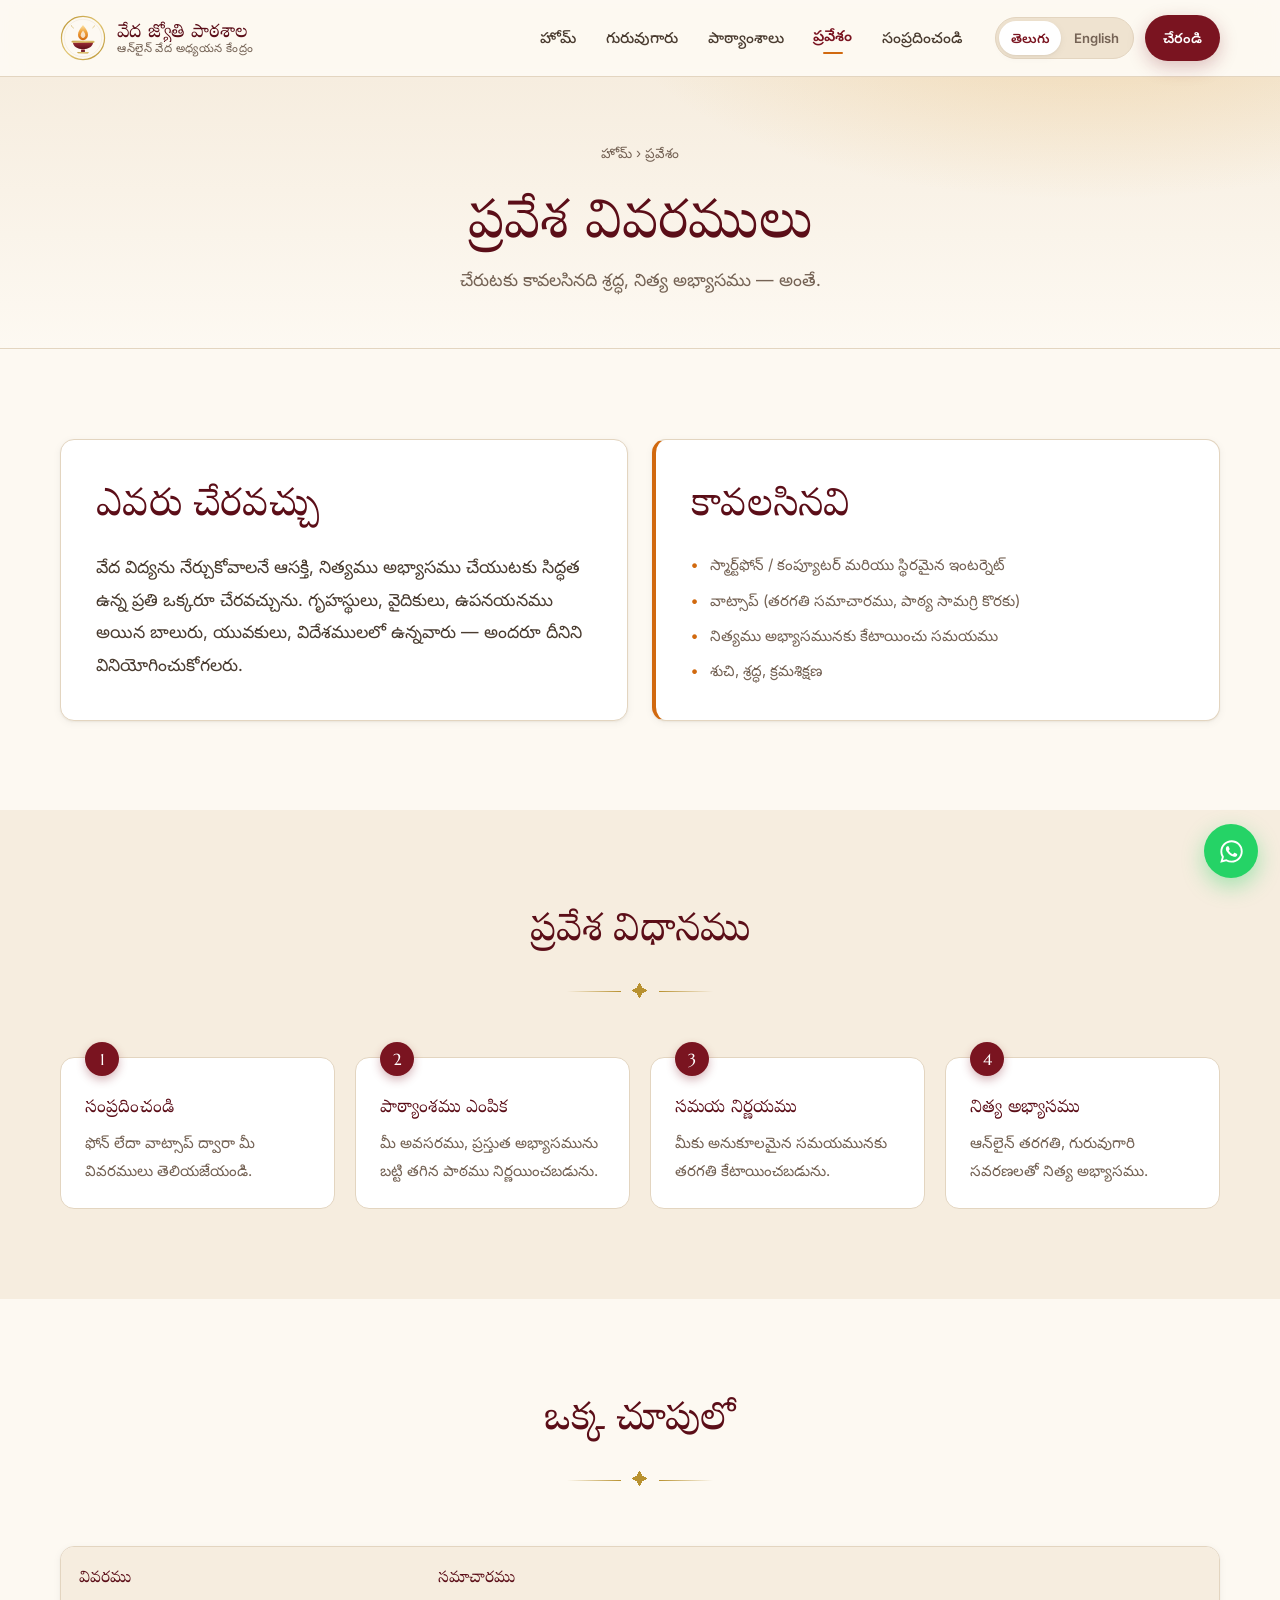
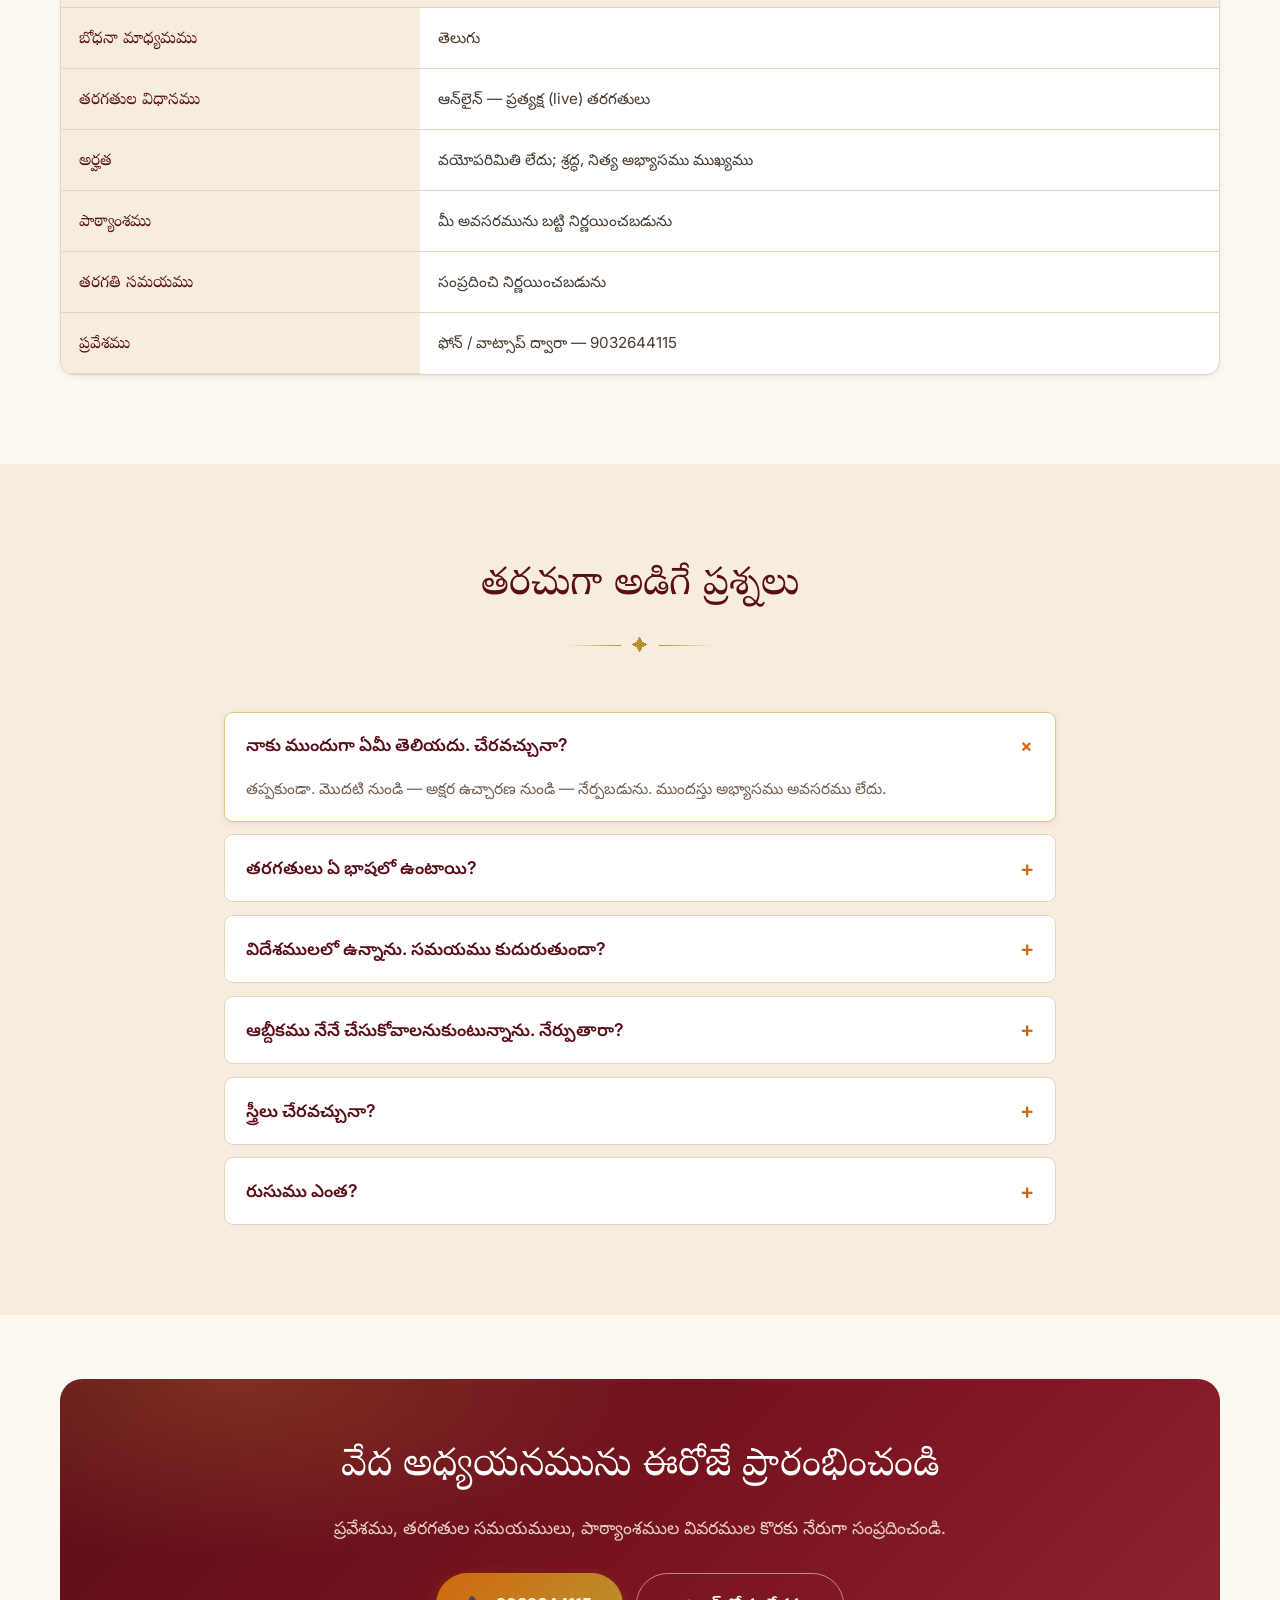
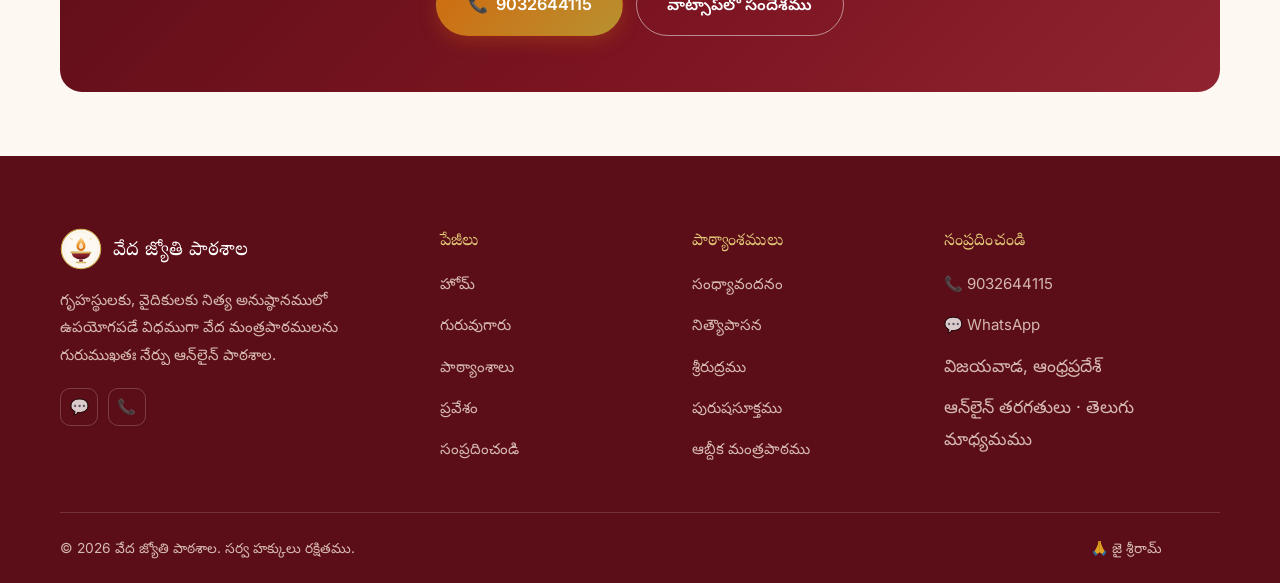
<file: admissions.html>
<!DOCTYPE html>
<html lang="te">
<head>
<meta charset="utf-8">
<meta name="viewport" content="width=device-width, initial-scale=1">
<title>ప్రవేశం | వేద జ్యోతి పాఠశాల</title>
<meta name="description" content="వేద జ్యోతి పాఠశాలలో ప్రవేశ విధానము, కావలసినవి, తరచుగా అడిగే ప్రశ్నలు.">
<meta name="theme-color" content="#7a1420">
<link rel="canonical" href="https://vedajyothi.vercel.app/admissions.html">
<meta property="og:type" content="website">
<meta property="og:title" content="ప్రవేశం | వేద జ్యోతి పాఠశాల">
<meta property="og:description" content="వేద జ్యోతి పాఠశాలలో ప్రవేశ విధానము, కావలసినవి, తరచుగా అడిగే ప్రశ్నలు.">
<meta property="og:image" content="assets/img/guruji.jpg">
<link rel="icon" href="assets/img/logo.svg" type="image/svg+xml">
<link rel="apple-touch-icon" href="assets/img/logo.svg">
<link rel="preconnect" href="https://fonts.googleapis.com">
<link rel="preconnect" href="https://fonts.gstatic.com" crossorigin>
<link href="https://fonts.googleapis.com/css2?family=Inter:wght@400;500;600&family=Marcellus&family=Noto+Sans+Telugu:wght@400;500;600&family=Noto+Serif+Telugu:wght@400;600&display=swap" rel="stylesheet">
<link rel="stylesheet" href="assets/css/styles.css">
<script src="assets/js/i18n.js" defer></script>
<script src="assets/js/main.js" defer></script>
</head>
<body data-title-key="title.admissions" data-desc-key="desc.home">

<a class="skip-link" href="#main" data-i18n="a11y.skip">ముఖ్య విషయానికి వెళ్ళండి</a>

<header class="site-header" id="siteHeader">
  <div class="container header-inner">
    <a class="brand" href="index.html">
      <img class="brand-mark" src="assets/img/logo.svg" alt="" width="46" height="46">
      <span class="brand-text">
        <strong data-i18n="brand.name">వేద జ్యోతి పాఠశాల</strong>
        <small data-i18n="brand.tagline">ఆన్‌లైన్ వేద అధ్యయన కేంద్రం</small>
      </span>
    </a>

    <nav class="site-nav" id="siteNav">
      <ul>
        <li><a href="index.html" data-i18n="nav.home">హోమ్</a></li>
        <li><a href="about.html" data-i18n="nav.about">గురువుగారు</a></li>
        <li><a href="courses.html" data-i18n="nav.courses">పాఠ్యాంశాలు</a></li>
        <li><a href="admissions.html" data-i18n="nav.admissions">ప్రవేశం</a></li>
        <li><a href="contact.html" data-i18n="nav.contact">సంప్రదించండి</a></li>
      </ul>
    </nav>

    <div class="header-actions">
      <div class="lang-switch" role="group" data-i18n-aria="a11y.lang" aria-label="భాష ఎంపిక">
        <button type="button" class="lang-btn" data-lang="te" aria-pressed="true">తెలుగు</button>
        <button type="button" class="lang-btn" data-lang="en" aria-pressed="false">English</button>
      </div>
      <a class="btn btn-primary btn-sm" href="admissions.html" data-i18n="nav.join">చేరండి</a>
      <button class="nav-toggle" id="navToggle" type="button" aria-expanded="false" aria-controls="siteNav" data-i18n-aria="nav.menu" aria-label="మెనూ"><span></span></button>
    </div>
  </div>
</header>

<main id="main">

  <section class="page-head">
    <div class="container">
      <p class="breadcrumb"><a href="index.html" data-i18n="nav.home">హోమ్</a> <span aria-hidden="true">›</span> <span data-i18n="adm.crumb">ప్రవేశం</span></p>
      <h1 data-i18n="adm.head.title">ప్రవేశ వివరములు</h1>
      <p data-i18n="adm.head.lede">చేరుటకు కావలసినది శ్రద్ధ, నిత్య అభ్యాసము — అంతే.</p>
    </div>
  </section>

  <section class="section">
    <div class="container grid grid-2">
      <div class="panel reveal">
        <h2 data-i18n="adm.who.title">ఎవరు చేరవచ్చు</h2>
        <p data-i18n="adm.who.p">వేద విద్యను నేర్చుకోవాలనే ఆసక్తి, నిత్యము అభ్యాసము చేయుటకు సిద్ధత ఉన్న ప్రతి ఒక్కరూ చేరవచ్చును. గృహస్థులు, వైదికులు, ఉపనయనము అయిన బాలురు, యువకులు, విదేశములలో ఉన్నవారు — అందరూ దీనిని వినియోగించుకోగలరు.</p>
      </div>
      <div class="panel panel--accent reveal">
        <h2 data-i18n="adm.need.title">కావలసినవి</h2>
        <ul class="course-points">
          <li data-i18n="adm.need.i1">స్మార్ట్‌ఫోన్ / కంప్యూటర్ మరియు స్థిరమైన ఇంటర్నెట్</li>
          <li data-i18n="adm.need.i2">వాట్సాప్ (తరగతి సమాచారము, పాఠ్య సామగ్రి కొరకు)</li>
          <li data-i18n="adm.need.i3">నిత్యము అభ్యాసమునకు కేటాయించు సమయము</li>
          <li data-i18n="adm.need.i4">శుచి, శ్రద్ధ, క్రమశిక్షణ</li>
        </ul>
      </div>
    </div>
  </section>

  <section class="section section--cream">
    <div class="container">
      <div class="section-head">
        <h2 data-i18n="adm.steps.title">ప్రవేశ విధానము</h2>
        <div class="divider"><span aria-hidden="true">✦</span></div>
      </div>
      <div class="steps">
        <article class="step reveal"><h3 data-i18n="home.step.s1.t">సంప్రదించండి</h3><p data-i18n="home.step.s1.d">ఫోన్ లేదా వాట్సాప్ ద్వారా మీ వివరములు తెలియజేయండి.</p></article>
        <article class="step reveal"><h3 data-i18n="home.step.s2.t">పాఠ్యాంశము ఎంపిక</h3><p data-i18n="home.step.s2.d">మీ అవసరము, ప్రస్తుత అభ్యాసమును బట్టి తగిన పాఠము నిర్ణయించబడును.</p></article>
        <article class="step reveal"><h3 data-i18n="home.step.s3.t">సమయ నిర్ణయము</h3><p data-i18n="home.step.s3.d">మీకు అనుకూలమైన సమయమునకు తరగతి కేటాయించబడును.</p></article>
        <article class="step reveal"><h3 data-i18n="home.step.s4.t">నిత్య అభ్యాసము</h3><p data-i18n="home.step.s4.d">ఆన్‌లైన్ తరగతి, గురువుగారి సవరణలతో నిత్య అభ్యాసము.</p></article>
      </div>
    </div>
  </section>

  <section class="section">
    <div class="container">
      <div class="section-head">
        <h2 data-i18n="adm.table.title">ఒక్క చూపులో</h2>
        <div class="divider"><span aria-hidden="true">✦</span></div>
      </div>
      <div class="table-wrap reveal">
        <table>
          <thead>
            <tr><th data-i18n="adm.table.h1">వివరము</th><th data-i18n="adm.table.h2">సమాచారము</th></tr>
          </thead>
          <tbody>
            <tr><th scope="row" data-i18n="adm.table.r1">బోధనా మాధ్యమము</th><td data-i18n="adm.table.r1v">తెలుగు</td></tr>
            <tr><th scope="row" data-i18n="adm.table.r2">తరగతుల విధానము</th><td data-i18n="adm.table.r2v">ఆన్‌లైన్ — ప్రత్యక్ష (live) తరగతులు</td></tr>
            <tr><th scope="row" data-i18n="adm.table.r3">అర్హత</th><td data-i18n="adm.table.r3v">వయోపరిమితి లేదు; శ్రద్ధ, నిత్య అభ్యాసము ముఖ్యము</td></tr>
            <tr><th scope="row" data-i18n="adm.table.r4">పాఠ్యాంశము</th><td data-i18n="adm.table.r4v">మీ అవసరమును బట్టి నిర్ణయించబడును</td></tr>
            <tr><th scope="row" data-i18n="adm.table.r5">తరగతి సమయము</th><td data-i18n="adm.table.r5v">సంప్రదించి నిర్ణయించబడును</td></tr>
            <tr><th scope="row" data-i18n="adm.table.r6">ప్రవేశము</th><td data-i18n="adm.table.r6v">ఫోన్ / వాట్సాప్ ద్వారా — 9032644115</td></tr>
          </tbody>
        </table>
      </div>
    </div>
  </section>

  <section class="section section--cream">
    <div class="container">
      <div class="section-head">
        <h2 data-i18n="adm.faq.title">తరచుగా అడిగే ప్రశ్నలు</h2>
        <div class="divider"><span aria-hidden="true">✦</span></div>
      </div>
      <div class="faq">
        <details open>
          <summary data-i18n="adm.faq.q1">నాకు ముందుగా ఏమీ తెలియదు. చేరవచ్చునా?</summary>
          <p data-i18n="adm.faq.a1">తప్పకుండా. మొదటి నుండి — అక్షర ఉచ్చారణ నుండి — నేర్పబడును. ముందస్తు అభ్యాసము అవసరము లేదు.</p>
        </details>
        <details>
          <summary data-i18n="adm.faq.q2">తరగతులు ఏ భాషలో ఉంటాయి?</summary>
          <p data-i18n="adm.faq.a2">బోధన తెలుగులో ఉండును. మంత్రములు వేద పద్ధతిలోనే — స్వరయుక్తముగా నేర్పబడును.</p>
        </details>
        <details>
          <summary data-i18n="adm.faq.q3">విదేశములలో ఉన్నాను. సమయము కుదురుతుందా?</summary>
          <p data-i18n="adm.faq.a3">ఆన్‌లైన్ తరగతులు కాబట్టి, మీ ప్రాంతపు సమయమునకు అనుకూలముగా సమయము నిర్ణయించుకొనవచ్చును. సంప్రదించి నిర్ణయించుకోగలరు.</p>
        </details>
        <details>
          <summary data-i18n="adm.faq.q4">ఆబ్దీకము నేనే చేసుకోవాలనుకుంటున్నాను. నేర్పుతారా?</summary>
          <p data-i18n="adm.faq.a4">అవును. ఆబ్దీక మంత్రపాఠము — క్రమము, సందర్భ వివరణతో సహా — ప్రత్యేకముగా నేర్పబడును. ఇది గురువుగారి విశేష పాఠములలో ఒకటి.</p>
        </details>
        <details>
          <summary data-i18n="adm.faq.q5">స్త్రీలు చేరవచ్చునా?</summary>
          <p data-i18n="adm.faq.a5">సంప్రదాయ ప్రకారము ఏ పాఠము ఎవరికి చెప్పవలెనో గురువుగారు నిర్ణయించెదరు. మీ వివరములు తెలియజేసినచో తగిన మార్గదర్శనము చేయబడును.</p>
        </details>
        <details>
          <summary data-i18n="adm.faq.q6">రుసుము ఎంత?</summary>
          <p data-i18n="adm.faq.a6">పాఠ్యాంశము, తరగతి విధానమును బట్టి ఉండును. దయచేసి 9032644115 నంబరుకు సంప్రదించి వివరములు తెలుసుకొనగలరు.</p>
        </details>
      </div>
    </div>
  </section>

  <section class="section section--tight">
    <div class="container">
      <div class="cta-band reveal">
        <h2 data-i18n="cta.title">వేద అధ్యయనమును ఈరోజే ప్రారంభించండి</h2>
        <p data-i18n="cta.text">ప్రవేశము, తరగతుల సమయములు, పాఠ్యాంశముల వివరముల కొరకు నేరుగా సంప్రదించండి.</p>
        <div class="cta-actions">
          <a class="btn btn-gold btn-lg" href="tel:+919032644115">📞 <span data-i18n="cta.call">9032644115</span></a>
          <a class="btn btn-outline-light btn-lg" href="https://wa.me/919032644115" target="_blank" rel="noopener" data-i18n="cta.whatsapp">వాట్సాప్‌లో సందేశము</a>
        </div>
      </div>
    </div>
  </section>

</main>

<footer class="site-footer">
  <div class="container">
    <div class="footer-grid">
      <div>
        <div class="footer-brand">
          <img src="assets/img/logo.svg" alt="" width="42" height="42">
          <strong data-i18n="brand.name">వేద జ్యోతి పాఠశాల</strong>
        </div>
        <p class="footer-about" data-i18n="foot.about">గృహస్థులకు, వైదికులకు నిత్య అనుష్ఠానములో ఉపయోగపడే విధముగా వేద మంత్రపాఠములను గురుముఖతః నేర్పు ఆన్‌లైన్ పాఠశాల.</p>
        <div class="footer-social">
          <a href="https://wa.me/919032644115" target="_blank" rel="noopener" aria-label="WhatsApp">💬</a>
          <a href="tel:+919032644115" aria-label="Phone">📞</a>
        </div>
      </div>

      <div>
        <h4 data-i18n="foot.links">పేజీలు</h4>
        <ul>
          <li><a href="index.html" data-i18n="nav.home">హోమ్</a></li>
          <li><a href="about.html" data-i18n="nav.about">గురువుగారు</a></li>
          <li><a href="courses.html" data-i18n="nav.courses">పాఠ్యాంశాలు</a></li>
          <li><a href="admissions.html" data-i18n="nav.admissions">ప్రవేశం</a></li>
          <li><a href="contact.html" data-i18n="nav.contact">సంప్రదించండి</a></li>
        </ul>
      </div>

      <div>
        <h4 data-i18n="foot.subjects">పాఠ్యాంశములు</h4>
        <ul>
          <li><a href="courses.html#nitya" data-i18n="courses.c1.t">సంధ్యావందనం</a></li>
          <li><a href="courses.html#nitya" data-i18n="courses.c3.t">నిత్యౌపాసన</a></li>
          <li><a href="courses.html#suktas" data-i18n="courses.c6.t">శ్రీరుద్రము</a></li>
          <li><a href="courses.html#suktas" data-i18n="courses.c8.t">పురుషసూక్తము</a></li>
          <li><a href="courses.html#special" data-i18n="courses.c12.t">ఆబ్దీక మంత్రపాఠము</a></li>
        </ul>
      </div>

      <div>
        <h4 data-i18n="foot.contact">సంప్రదించండి</h4>
        <ul>
          <li><a href="tel:+919032644115">📞 9032644115</a></li>
          <li><a href="https://wa.me/919032644115" target="_blank" rel="noopener">💬 WhatsApp</a></li>
          <li><span data-i18n="con.info.placev">విజయవాడ, ఆంధ్రప్రదేశ్</span></li>
          <li><span data-i18n="foot.hours">ఆన్‌లైన్ తరగతులు · తెలుగు మాధ్యమము</span></li>
        </ul>
      </div>
    </div>

    <div class="footer-bottom">
      <span>© <span id="year">2026</span> <span data-i18n="foot.copy">వేద జ్యోతి పాఠశాల. సర్వ హక్కులు రక్షితము.</span></span>
      <span data-i18n="foot.jai">🙏 జై శ్రీరామ్</span>
    </div>
  </div>
</footer>

<a class="whatsapp-fab" href="https://wa.me/919032644115" target="_blank" rel="noopener" aria-label="WhatsApp">
  <svg viewBox="0 0 24 24" fill="currentColor" aria-hidden="true"><path d="M12.04 2C6.58 2 2.13 6.45 2.13 11.91c0 1.75.46 3.45 1.32 4.95L2 22l5.25-1.38a9.9 9.9 0 0 0 4.79 1.22h.01c5.46 0 9.91-4.45 9.91-9.91 0-2.65-1.03-5.14-2.9-7.01A9.82 9.82 0 0 0 12.04 2zm0 18.15h-.01a8.2 8.2 0 0 1-4.19-1.15l-.3-.18-3.12.82.83-3.04-.2-.31a8.19 8.19 0 0 1-1.26-4.38c0-4.54 3.7-8.23 8.25-8.23 2.2 0 4.27.86 5.83 2.41a8.18 8.18 0 0 1 2.41 5.83c0 4.54-3.7 8.23-8.24 8.23zm4.52-6.16c-.25-.12-1.47-.72-1.69-.81-.23-.08-.39-.12-.56.13-.16.24-.64.8-.78.97-.15.16-.29.18-.54.06-.25-.13-1.05-.39-1.99-1.23-.74-.66-1.23-1.47-1.38-1.72-.14-.25-.01-.38.11-.5.11-.11.25-.29.37-.44.13-.15.17-.25.25-.41.08-.17.04-.31-.02-.44-.06-.12-.56-1.34-.76-1.84-.2-.48-.41-.42-.56-.43h-.48c-.17 0-.44.06-.67.31s-.87.85-.87 2.07.89 2.4 1.02 2.56c.12.17 1.75 2.67 4.23 3.74.59.26 1.05.41 1.41.52.59.19 1.13.16 1.56.1.48-.07 1.47-.6 1.68-1.18.21-.58.21-1.08.14-1.18-.06-.11-.22-.17-.47-.29z"/></svg>
</a>

</body>
</html>
</file>
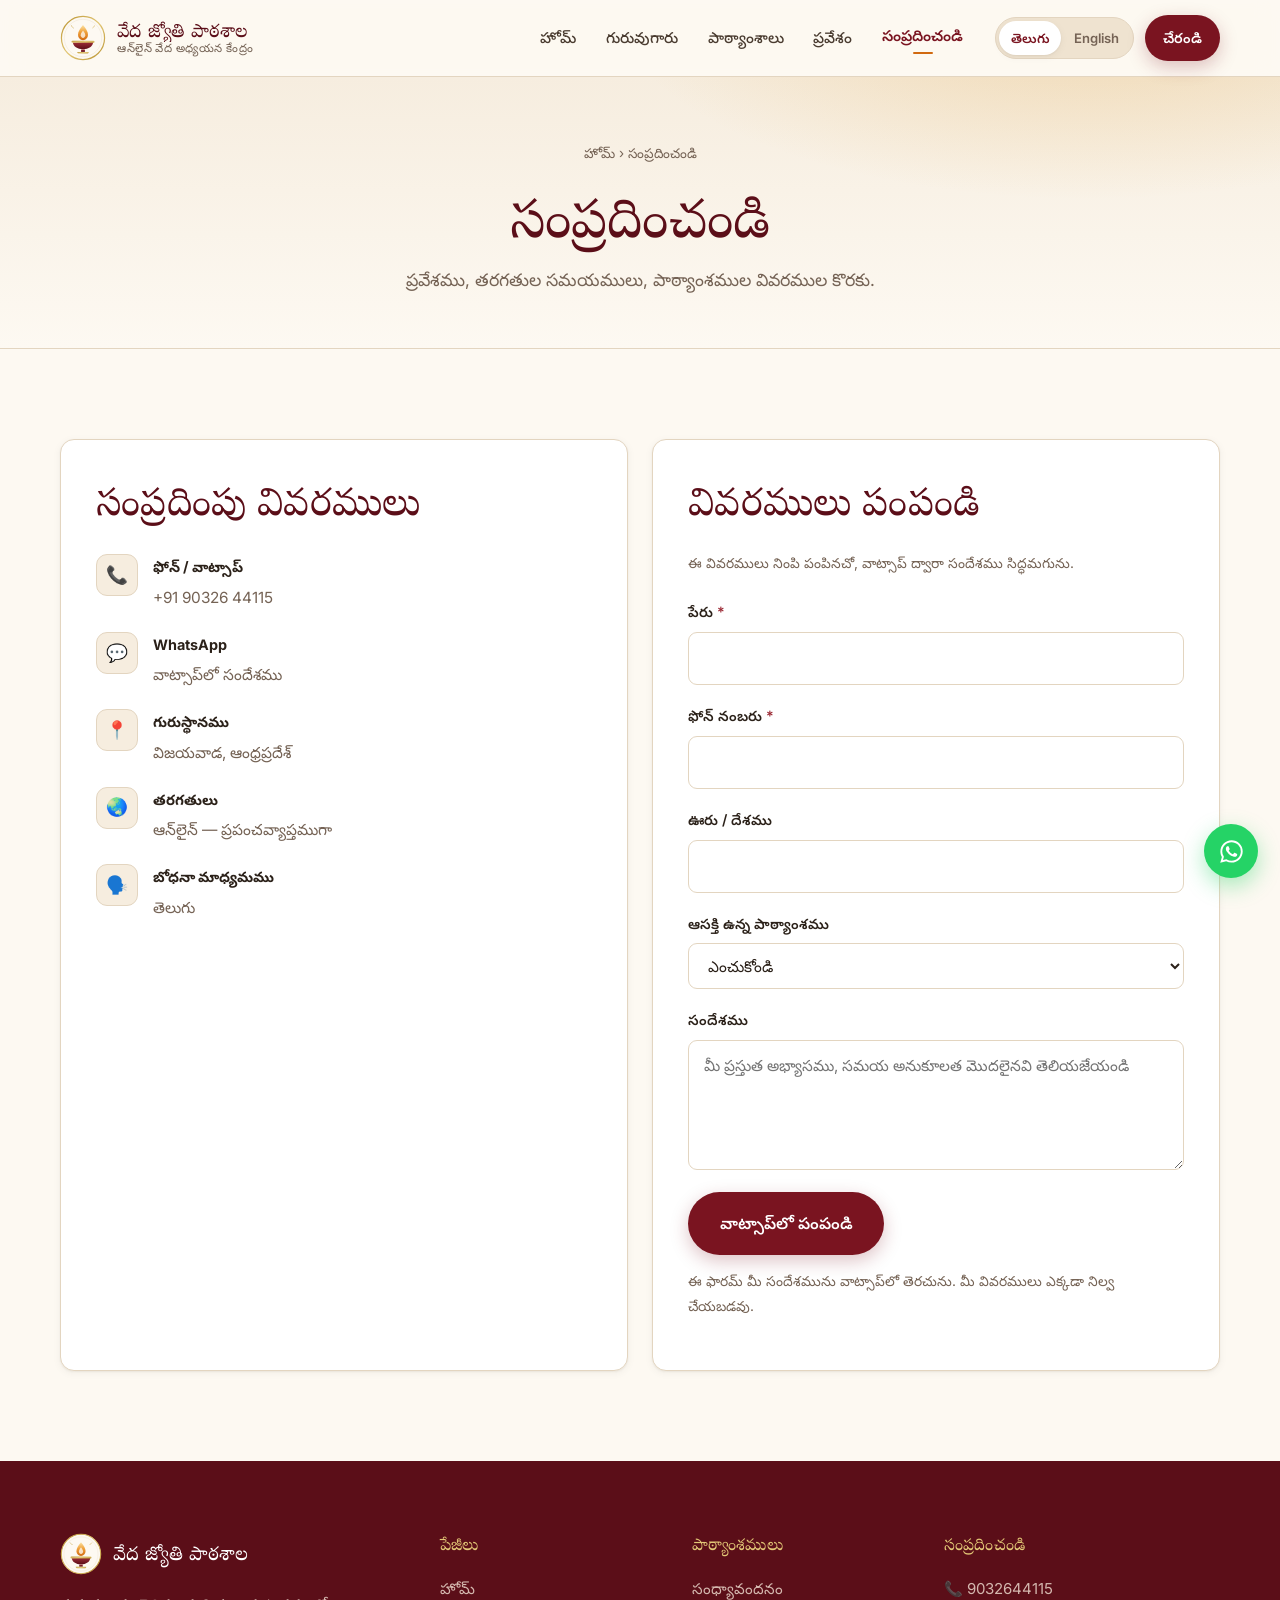
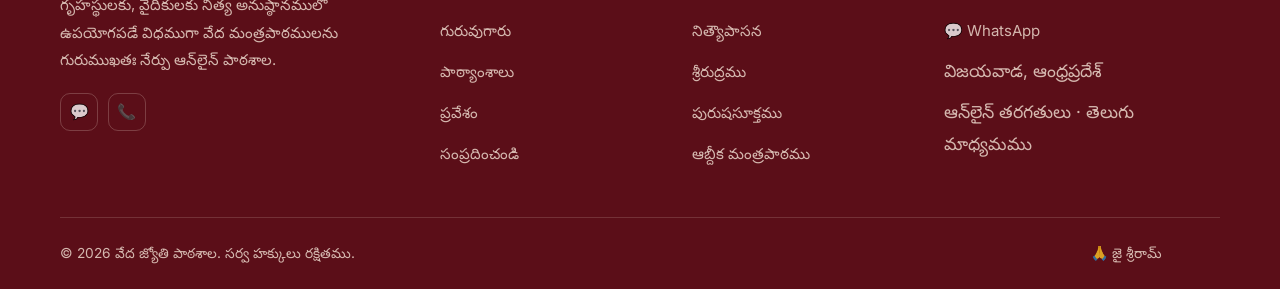
<file: contact.html>
<!DOCTYPE html>
<html lang="te">
<head>
<meta charset="utf-8">
<meta name="viewport" content="width=device-width, initial-scale=1">
<title>సంప్రదించండి | వేద జ్యోతి పాఠశాల</title>
<meta name="description" content="వేద జ్యోతి పాఠశాలను సంప్రదించండి — ఫోన్ 9032644115, విజయవాడ.">
<meta name="theme-color" content="#7a1420">
<link rel="canonical" href="https://vedajyothi.vercel.app/contact.html">
<meta property="og:type" content="website">
<meta property="og:title" content="సంప్రదించండి | వేద జ్యోతి పాఠశాల">
<meta property="og:description" content="వేద జ్యోతి పాఠశాలను సంప్రదించండి — ఫోన్ 9032644115, విజయవాడ.">
<meta property="og:image" content="assets/img/guruji.jpg">
<link rel="icon" href="assets/img/logo.svg" type="image/svg+xml">
<link rel="apple-touch-icon" href="assets/img/logo.svg">
<link rel="preconnect" href="https://fonts.googleapis.com">
<link rel="preconnect" href="https://fonts.gstatic.com" crossorigin>
<link href="https://fonts.googleapis.com/css2?family=Inter:wght@400;500;600&family=Marcellus&family=Noto+Sans+Telugu:wght@400;500;600&family=Noto+Serif+Telugu:wght@400;600&display=swap" rel="stylesheet">
<link rel="stylesheet" href="assets/css/styles.css">
<script src="assets/js/config.js" defer></script>
<script src="assets/js/i18n.js" defer></script>
<script src="assets/js/main.js" defer></script>
</head>
<body data-title-key="title.contact" data-desc-key="desc.home">

<a class="skip-link" href="#main" data-i18n="a11y.skip">ముఖ్య విషయానికి వెళ్ళండి</a>

<header class="site-header" id="siteHeader">
  <div class="container header-inner">
    <a class="brand" href="index.html">
      <img class="brand-mark" src="assets/img/logo.svg" alt="" width="46" height="46">
      <span class="brand-text">
        <strong data-i18n="brand.name">వేద జ్యోతి పాఠశాల</strong>
        <small data-i18n="brand.tagline">ఆన్‌లైన్ వేద అధ్యయన కేంద్రం</small>
      </span>
    </a>

    <nav class="site-nav" id="siteNav">
      <ul>
        <li><a href="index.html" data-i18n="nav.home">హోమ్</a></li>
        <li><a href="about.html" data-i18n="nav.about">గురువుగారు</a></li>
        <li><a href="courses.html" data-i18n="nav.courses">పాఠ్యాంశాలు</a></li>
        <li><a href="admissions.html" data-i18n="nav.admissions">ప్రవేశం</a></li>
        <li><a href="contact.html" data-i18n="nav.contact">సంప్రదించండి</a></li>
      </ul>
    </nav>

    <div class="header-actions">
      <div class="lang-switch" role="group" data-i18n-aria="a11y.lang" aria-label="భాష ఎంపిక">
        <button type="button" class="lang-btn" data-lang="te" aria-pressed="true">తెలుగు</button>
        <button type="button" class="lang-btn" data-lang="en" aria-pressed="false">English</button>
      </div>
      <a class="btn btn-primary btn-sm" href="admissions.html" data-i18n="nav.join">చేరండి</a>
      <button class="nav-toggle" id="navToggle" type="button" aria-expanded="false" aria-controls="siteNav" data-i18n-aria="nav.menu" aria-label="మెనూ"><span></span></button>
    </div>
  </div>
</header>

<main id="main">

  <section class="page-head">
    <div class="container">
      <p class="breadcrumb"><a href="index.html" data-i18n="nav.home">హోమ్</a> <span aria-hidden="true">›</span> <span data-i18n="con.crumb">సంప్రదించండి</span></p>
      <h1 data-i18n="con.head.title">సంప్రదించండి</h1>
      <p data-i18n="con.head.lede">ప్రవేశము, తరగతుల సమయములు, పాఠ్యాంశముల వివరముల కొరకు.</p>
    </div>
  </section>

  <section class="section">
    <div class="container grid grid-2">

      <div class="panel reveal">
        <h2 data-i18n="con.info.title">సంప్రదింపు వివరములు</h2>
        <ul class="contact-list" style="margin-top:1.5rem">
          <li>
            <span class="ic" aria-hidden="true">📞</span>
            <div><b data-i18n="con.info.phone">ఫోన్ / వాట్సాప్</b><a href="tel:+919032644115">+91 90326 44115</a></div>
          </li>
          <li>
            <span class="ic" aria-hidden="true">💬</span>
            <div><b>WhatsApp</b><a href="https://wa.me/919032644115" target="_blank" rel="noopener" data-i18n="cta.whatsapp">వాట్సాప్‌లో సందేశము</a></div>
          </li>
          <li>
            <span class="ic" aria-hidden="true">📍</span>
            <div><b data-i18n="con.info.place">గురుస్థానము</b><span data-i18n="con.info.placev">విజయవాడ, ఆంధ్రప్రదేశ్</span></div>
          </li>
          <li>
            <span class="ic" aria-hidden="true">🌏</span>
            <div><b data-i18n="con.info.mode">తరగతులు</b><span data-i18n="con.info.modev">ఆన్‌లైన్ — ప్రపంచవ్యాప్తముగా</span></div>
          </li>
          <li>
            <span class="ic" aria-hidden="true">🗣️</span>
            <div><b data-i18n="con.info.lang">బోధనా మాధ్యమము</b><span data-i18n="con.info.langv">తెలుగు</span></div>
          </li>
        </ul>
      </div>

      <div class="panel reveal">
        <h2 data-i18n="con.form.title">వివరములు పంపండి</h2>
        <p class="form-note" style="margin-bottom:1.4rem" data-i18n="con.form.lede">ఈ వివరములు నింపి పంపినచో, వాట్సాప్ ద్వారా సందేశము సిద్ధమగును.</p>

        <form id="enquiryForm" data-wa="919032644115" novalidate>
          <div class="hp-field" aria-hidden="true">
            <label for="f-website" data-i18n="con.form.hp">ఈ గడిని ఖాళీగా ఉంచండి</label>
            <input id="f-website" name="website" type="text" tabindex="-1" autocomplete="off">
          </div>
          <div class="form-grid">
            <div class="field">
              <label for="f-name"><span data-i18n="con.form.name">పేరు</span> <span class="req">*</span></label>
              <input id="f-name" name="name" type="text" required autocomplete="name">
            </div>
            <div class="field">
              <label for="f-phone"><span data-i18n="con.form.phone">ఫోన్ నంబరు</span> <span class="req">*</span></label>
              <input id="f-phone" name="phone" type="tel" required autocomplete="tel">
            </div>
            <div class="field">
              <label for="f-place" data-i18n="con.form.place">ఊరు / దేశము</label>
              <input id="f-place" name="place" type="text">
            </div>
            <div class="field">
              <label for="f-subject" data-i18n="con.form.subject">ఆసక్తి ఉన్న పాఠ్యాంశము</label>
              <select id="f-subject" name="subject">
                <option value="" data-i18n="con.form.sel">ఎంచుకోండి</option>
                <option data-i18n="con.form.sel.sandhya">సంధ్యావందనం</option>
                <option data-i18n="con.form.sel.agni">అగ్నికార్యము / ఔపాసన</option>
                <option data-i18n="con.form.sel.rudram">శ్రీరుద్రము / చమకము</option>
                <option data-i18n="con.form.sel.sukta">సూక్తములు</option>
                <option data-i18n="con.form.sel.abdika">ఆబ్దీక మంత్రపాఠము</option>
                <option data-i18n="con.form.sel.other">ఇతరము</option>
              </select>
            </div>
            <div class="field field--full">
              <label for="f-msg" data-i18n="con.form.msg">సందేశము</label>
              <textarea id="f-msg" name="message" data-i18n-placeholder="con.form.msgph" placeholder="మీ ప్రస్తుత అభ్యాసము, సమయ అనుకూలత మొదలైనవి తెలియజేయండి"></textarea>
            </div>
          </div>

          <p style="margin:1.4rem 0 0">
            <button class="btn btn-primary btn-lg" type="submit" data-i18n="con.form.submit">వాట్సాప్‌లో పంపండి</button>
          </p>
          <p class="form-note" style="margin-top:.9rem" data-i18n="con.form.note">ఈ ఫారమ్ మీ సందేశమును వాట్సాప్‌లో తెరచును. మీ వివరములు ఎక్కడా నిల్వ చేయబడవు.</p>
          <div class="form-status form-status--ok" id="formStatus" role="status"></div>
        </form>
      </div>

    </div>
  </section>

</main>

<footer class="site-footer">
  <div class="container">
    <div class="footer-grid">
      <div>
        <div class="footer-brand">
          <img src="assets/img/logo.svg" alt="" width="42" height="42">
          <strong data-i18n="brand.name">వేద జ్యోతి పాఠశాల</strong>
        </div>
        <p class="footer-about" data-i18n="foot.about">గృహస్థులకు, వైదికులకు నిత్య అనుష్ఠానములో ఉపయోగపడే విధముగా వేద మంత్రపాఠములను గురుముఖతః నేర్పు ఆన్‌లైన్ పాఠశాల.</p>
        <div class="footer-social">
          <a href="https://wa.me/919032644115" target="_blank" rel="noopener" aria-label="WhatsApp">💬</a>
          <a href="tel:+919032644115" aria-label="Phone">📞</a>
        </div>
      </div>

      <div>
        <h4 data-i18n="foot.links">పేజీలు</h4>
        <ul>
          <li><a href="index.html" data-i18n="nav.home">హోమ్</a></li>
          <li><a href="about.html" data-i18n="nav.about">గురువుగారు</a></li>
          <li><a href="courses.html" data-i18n="nav.courses">పాఠ్యాంశాలు</a></li>
          <li><a href="admissions.html" data-i18n="nav.admissions">ప్రవేశం</a></li>
          <li><a href="contact.html" data-i18n="nav.contact">సంప్రదించండి</a></li>
        </ul>
      </div>

      <div>
        <h4 data-i18n="foot.subjects">పాఠ్యాంశములు</h4>
        <ul>
          <li><a href="courses.html#nitya" data-i18n="courses.c1.t">సంధ్యావందనం</a></li>
          <li><a href="courses.html#nitya" data-i18n="courses.c3.t">నిత్యౌపాసన</a></li>
          <li><a href="courses.html#suktas" data-i18n="courses.c6.t">శ్రీరుద్రము</a></li>
          <li><a href="courses.html#suktas" data-i18n="courses.c8.t">పురుషసూక్తము</a></li>
          <li><a href="courses.html#special" data-i18n="courses.c12.t">ఆబ్దీక మంత్రపాఠము</a></li>
        </ul>
      </div>

      <div>
        <h4 data-i18n="foot.contact">సంప్రదించండి</h4>
        <ul>
          <li><a href="tel:+919032644115">📞 9032644115</a></li>
          <li><a href="https://wa.me/919032644115" target="_blank" rel="noopener">💬 WhatsApp</a></li>
          <li><span data-i18n="con.info.placev">విజయవాడ, ఆంధ్రప్రదేశ్</span></li>
          <li><span data-i18n="foot.hours">ఆన్‌లైన్ తరగతులు · తెలుగు మాధ్యమము</span></li>
        </ul>
      </div>
    </div>

    <div class="footer-bottom">
      <span>© <span id="year">2026</span> <span data-i18n="foot.copy">వేద జ్యోతి పాఠశాల. సర్వ హక్కులు రక్షితము.</span></span>
      <span data-i18n="foot.jai">🙏 జై శ్రీరామ్</span>
    </div>
  </div>
</footer>

<a class="whatsapp-fab" href="https://wa.me/919032644115" target="_blank" rel="noopener" aria-label="WhatsApp">
  <svg viewBox="0 0 24 24" fill="currentColor" aria-hidden="true"><path d="M12.04 2C6.58 2 2.13 6.45 2.13 11.91c0 1.75.46 3.45 1.32 4.95L2 22l5.25-1.38a9.9 9.9 0 0 0 4.79 1.22h.01c5.46 0 9.91-4.45 9.91-9.91 0-2.65-1.03-5.14-2.9-7.01A9.82 9.82 0 0 0 12.04 2zm0 18.15h-.01a8.2 8.2 0 0 1-4.19-1.15l-.3-.18-3.12.82.83-3.04-.2-.31a8.19 8.19 0 0 1-1.26-4.38c0-4.54 3.7-8.23 8.25-8.23 2.2 0 4.27.86 5.83 2.41a8.18 8.18 0 0 1 2.41 5.83c0 4.54-3.7 8.23-8.24 8.23zm4.52-6.16c-.25-.12-1.47-.72-1.69-.81-.23-.08-.39-.12-.56.13-.16.24-.64.8-.78.97-.15.16-.29.18-.54.06-.25-.13-1.05-.39-1.99-1.23-.74-.66-1.23-1.47-1.38-1.72-.14-.25-.01-.38.11-.5.11-.11.25-.29.37-.44.13-.15.17-.25.25-.41.08-.17.04-.31-.02-.44-.06-.12-.56-1.34-.76-1.84-.2-.48-.41-.42-.56-.43h-.48c-.17 0-.44.06-.67.31s-.87.85-.87 2.07.89 2.4 1.02 2.56c.12.17 1.75 2.67 4.23 3.74.59.26 1.05.41 1.41.52.59.19 1.13.16 1.56.1.48-.07 1.47-.6 1.68-1.18.21-.58.21-1.08.14-1.18-.06-.11-.22-.17-.47-.29z"/></svg>
</a>

</body>
</html>
</file>
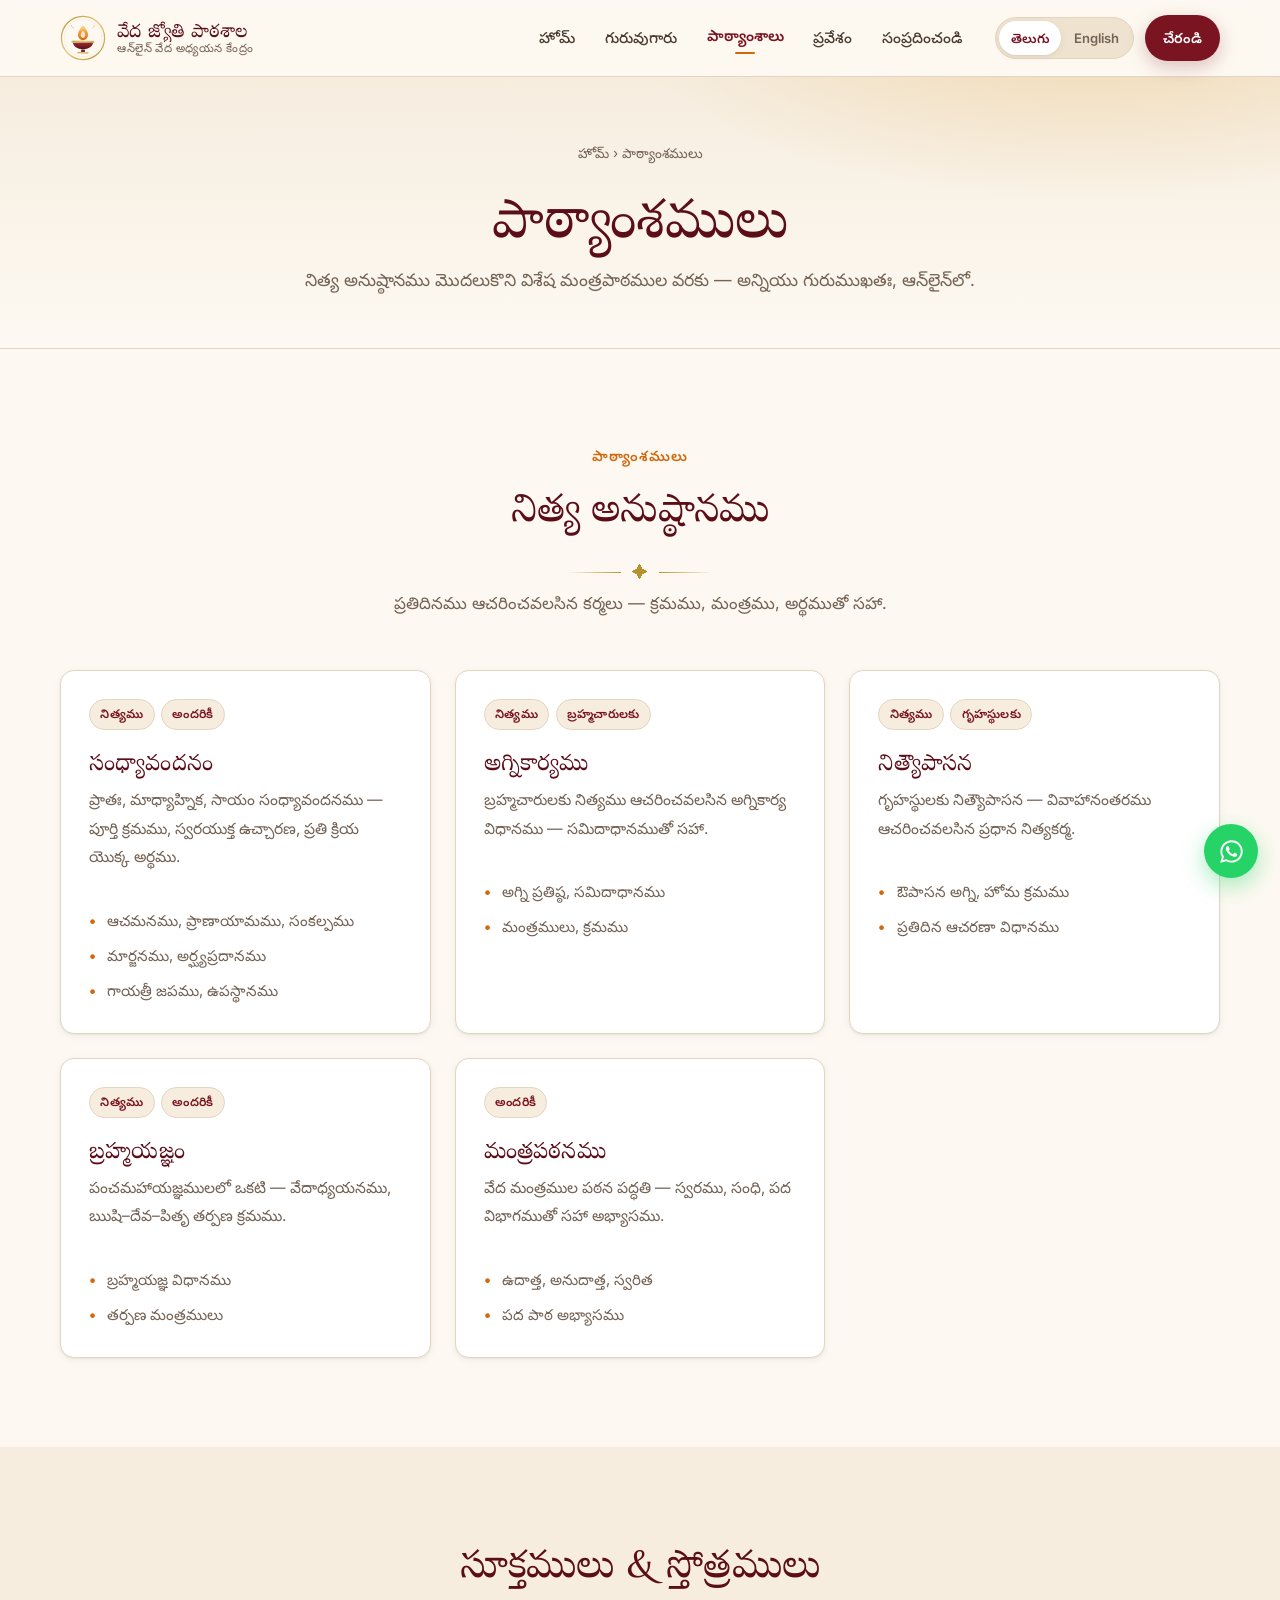
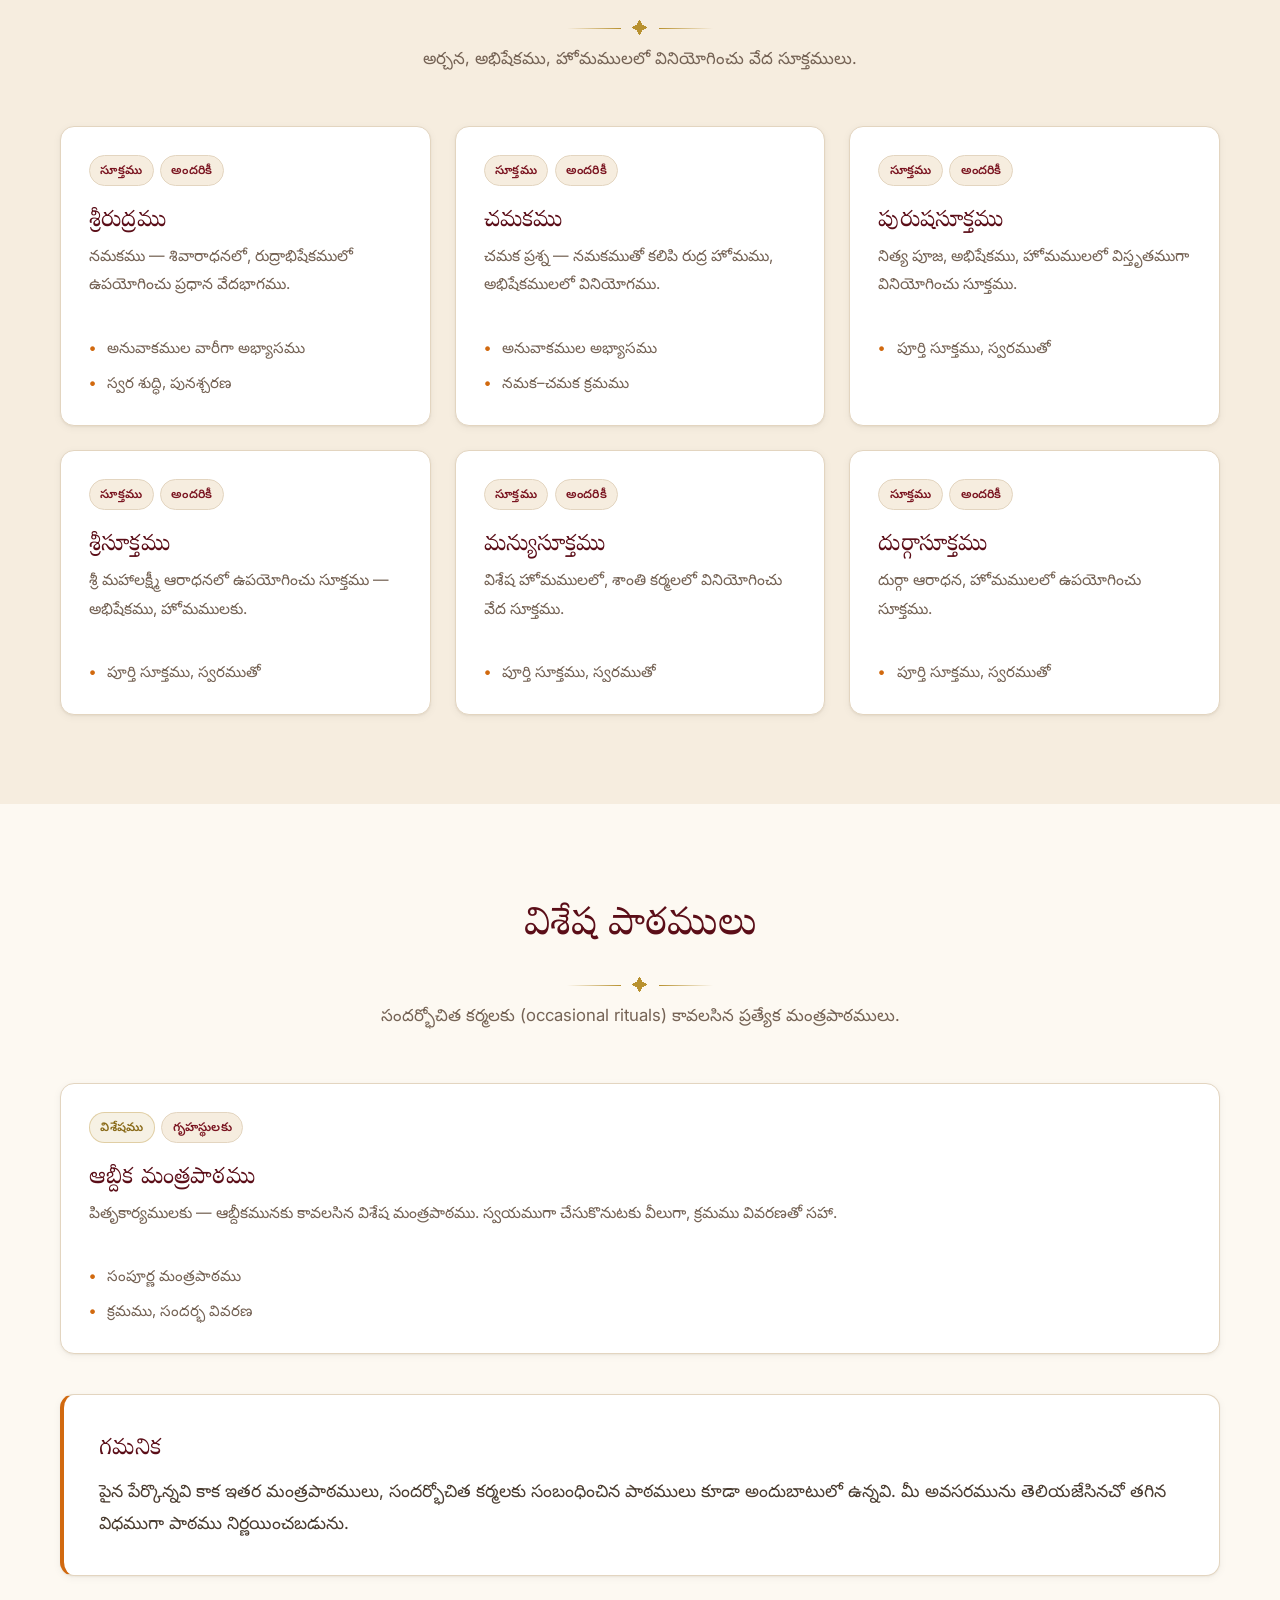
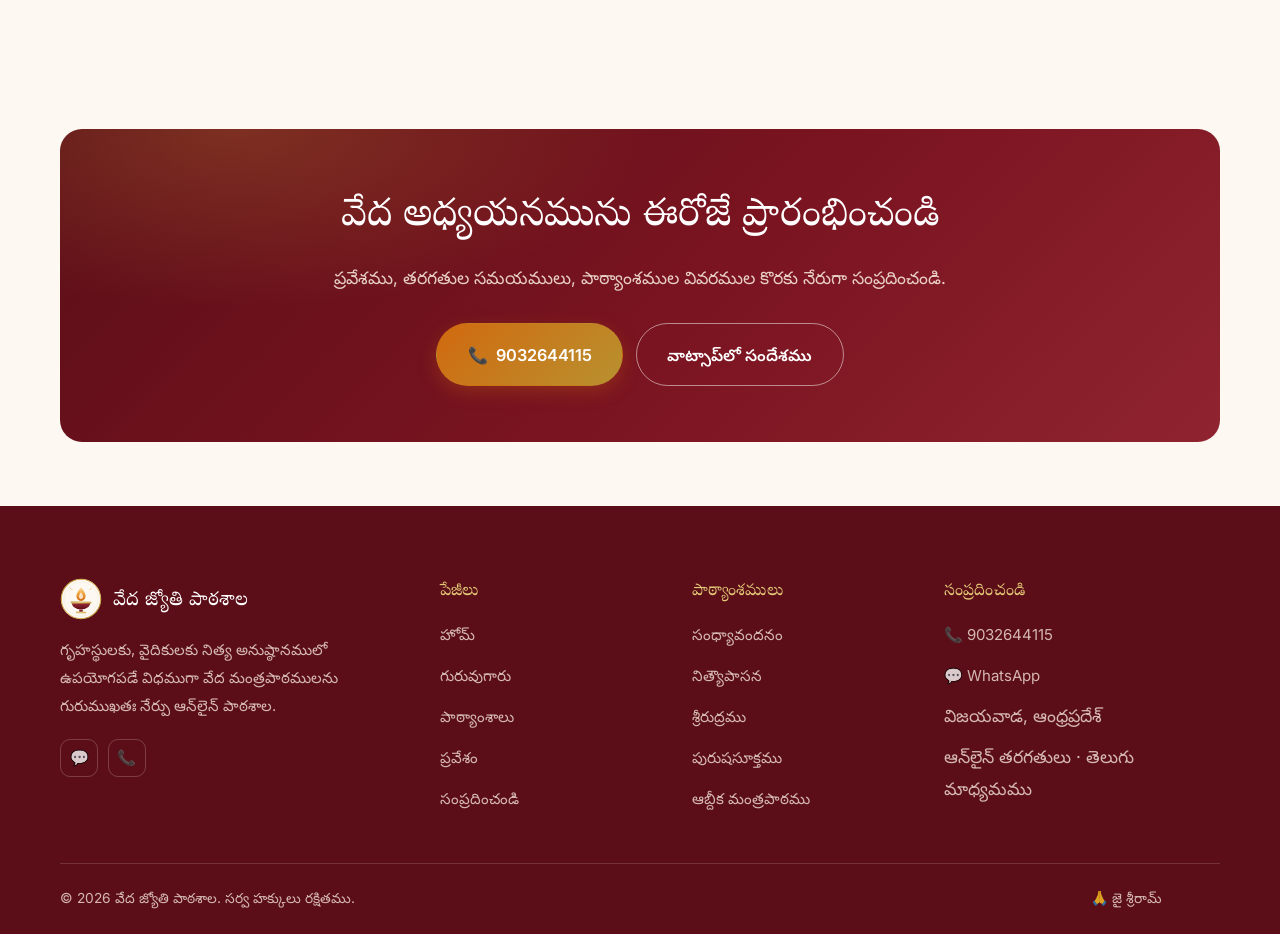
<file: courses.html>
<!DOCTYPE html>
<html lang="te">
<head>
<meta charset="utf-8">
<meta name="viewport" content="width=device-width, initial-scale=1">
<title>పాఠ్యాంశాలు | వేద జ్యోతి పాఠశాల</title>
<meta name="description" content="సంధ్యావందనం, అగ్నికార్యము, ఔపాసన, బ్రహ్మయజ్ఞం, శ్రీరుద్రము, చమకము, సూక్తములు, ఆబ్దీక మంత్రపాఠము — పూర్తి పాఠ్యాంశముల వివరములు.">
<meta name="theme-color" content="#7a1420">
<link rel="canonical" href="https://vedajyothi.vercel.app/courses.html">
<meta property="og:type" content="website">
<meta property="og:title" content="పాఠ్యాంశాలు | వేద జ్యోతి పాఠశాల">
<meta property="og:description" content="సంధ్యావందనం, అగ్నికార్యము, ఔపాసన, బ్రహ్మయజ్ఞం, శ్రీరుద్రము, చమకము, సూక్తములు, ఆబ్దీక మంత్రపాఠము — పూర్తి పాఠ్యాంశముల వివరములు.">
<meta property="og:image" content="assets/img/guruji.jpg">
<link rel="icon" href="assets/img/logo.svg" type="image/svg+xml">
<link rel="apple-touch-icon" href="assets/img/logo.svg">
<link rel="preconnect" href="https://fonts.googleapis.com">
<link rel="preconnect" href="https://fonts.gstatic.com" crossorigin>
<link href="https://fonts.googleapis.com/css2?family=Inter:wght@400;500;600&family=Marcellus&family=Noto+Sans+Telugu:wght@400;500;600&family=Noto+Serif+Telugu:wght@400;600&display=swap" rel="stylesheet">
<link rel="stylesheet" href="assets/css/styles.css">
<script src="assets/js/i18n.js" defer></script>
<script src="assets/js/main.js" defer></script>
</head>
<body data-title-key="title.courses" data-desc-key="desc.home">

<a class="skip-link" href="#main" data-i18n="a11y.skip">ముఖ్య విషయానికి వెళ్ళండి</a>

<header class="site-header" id="siteHeader">
  <div class="container header-inner">
    <a class="brand" href="index.html">
      <img class="brand-mark" src="assets/img/logo.svg" alt="" width="46" height="46">
      <span class="brand-text">
        <strong data-i18n="brand.name">వేద జ్యోతి పాఠశాల</strong>
        <small data-i18n="brand.tagline">ఆన్‌లైన్ వేద అధ్యయన కేంద్రం</small>
      </span>
    </a>

    <nav class="site-nav" id="siteNav">
      <ul>
        <li><a href="index.html" data-i18n="nav.home">హోమ్</a></li>
        <li><a href="about.html" data-i18n="nav.about">గురువుగారు</a></li>
        <li><a href="courses.html" data-i18n="nav.courses">పాఠ్యాంశాలు</a></li>
        <li><a href="admissions.html" data-i18n="nav.admissions">ప్రవేశం</a></li>
        <li><a href="contact.html" data-i18n="nav.contact">సంప్రదించండి</a></li>
      </ul>
    </nav>

    <div class="header-actions">
      <div class="lang-switch" role="group" data-i18n-aria="a11y.lang" aria-label="భాష ఎంపిక">
        <button type="button" class="lang-btn" data-lang="te" aria-pressed="true">తెలుగు</button>
        <button type="button" class="lang-btn" data-lang="en" aria-pressed="false">English</button>
      </div>
      <a class="btn btn-primary btn-sm" href="admissions.html" data-i18n="nav.join">చేరండి</a>
      <button class="nav-toggle" id="navToggle" type="button" aria-expanded="false" aria-controls="siteNav" data-i18n-aria="nav.menu" aria-label="మెనూ"><span></span></button>
    </div>
  </div>
</header>

<main id="main">

  <section class="page-head">
    <div class="container">
      <p class="breadcrumb"><a href="index.html" data-i18n="nav.home">హోమ్</a> <span aria-hidden="true">›</span> <span data-i18n="courses.crumb">పాఠ్యాంశములు</span></p>
      <h1 data-i18n="courses.head.title">పాఠ్యాంశములు</h1>
      <p data-i18n="courses.head.lede">నిత్య అనుష్ఠానము మొదలుకొని విశేష మంత్రపాఠముల వరకు — అన్నియు గురుముఖతః, ఆన్‌లైన్‌లో.</p>
    </div>
  </section>

  <section class="section" id="nitya">
    <div class="container">
      <div class="section-head">
        <span class="eyebrow" data-i18n="courses.crumb">పాఠ్యాంశములు</span>
        <h2 data-i18n="courses.g1.title">నిత్య అనుష్ఠానము</h2>
        <div class="divider"><span aria-hidden="true">✦</span></div>
        <p data-i18n="courses.g1.lede">ప్రతిదినము ఆచరించవలసిన కర్మలు — క్రమము, మంత్రము, అర్థముతో సహా.</p>
      </div>
      <div class="grid grid-3">
        <article class="card course-card reveal">
          <div class="course-meta">
            <span class="tag" data-i18n="courses.tag.daily">నిత్యము</span>
            <span class="tag" data-i18n="courses.tag.all">అందరికీ</span>
          </div>
          <h3 data-i18n="courses.c1.t">సంధ్యావందనం</h3>
          <p data-i18n="courses.c1.d">ప్రాతః, మాధ్యాహ్నిక, సాయం సంధ్యావందనము — పూర్తి క్రమము, స్వరయుక్త ఉచ్చారణ, ప్రతి క్రియ యొక్క అర్థము.</p>
          <ul class="course-points">
            <li data-i18n="courses.c1.p1">ఆచమనము, ప్రాణాయామము, సంకల్పము</li>
            <li data-i18n="courses.c1.p2">మార్జనము, అర్ఘ్యప్రదానము</li>
            <li data-i18n="courses.c1.p3">గాయత్రీ జపము, ఉపస్థానము</li>
          </ul>
        </article>
        <article class="card course-card reveal">
          <div class="course-meta">
            <span class="tag" data-i18n="courses.tag.daily">నిత్యము</span>
            <span class="tag" data-i18n="courses.tag.brahmachari">బ్రహ్మచారులకు</span>
          </div>
          <h3 data-i18n="courses.c2.t">అగ్నికార్యము</h3>
          <p data-i18n="courses.c2.d">బ్రహ్మచారులకు నిత్యము ఆచరించవలసిన అగ్నికార్య విధానము — సమిదాధానముతో సహా.</p>
          <ul class="course-points">
            <li data-i18n="courses.c2.p1">అగ్ని ప్రతిష్ఠ, సమిదాధానము</li>
            <li data-i18n="courses.c2.p2">మంత్రములు, క్రమము</li>
          </ul>
        </article>
        <article class="card course-card reveal">
          <div class="course-meta">
            <span class="tag" data-i18n="courses.tag.daily">నిత్యము</span>
            <span class="tag" data-i18n="courses.tag.house">గృహస్థులకు</span>
          </div>
          <h3 data-i18n="courses.c3.t">నిత్యౌపాసన</h3>
          <p data-i18n="courses.c3.d">గృహస్థులకు నిత్యౌపాసన — వివాహానంతరము ఆచరించవలసిన ప్రధాన నిత్యకర్మ.</p>
          <ul class="course-points">
            <li data-i18n="courses.c3.p1">ఔపాసన అగ్ని, హోమ క్రమము</li>
            <li data-i18n="courses.c3.p2">ప్రతిదిన ఆచరణా విధానము</li>
          </ul>
        </article>
        <article class="card course-card reveal">
          <div class="course-meta">
            <span class="tag" data-i18n="courses.tag.daily">నిత్యము</span>
            <span class="tag" data-i18n="courses.tag.all">అందరికీ</span>
          </div>
          <h3 data-i18n="courses.c4.t">బ్రహ్మయజ్ఞం</h3>
          <p data-i18n="courses.c4.d">పంచమహాయజ్ఞములలో ఒకటి — వేదాధ్యయనము, ఋషి–దేవ–పితృ తర్పణ క్రమము.</p>
          <ul class="course-points">
            <li data-i18n="courses.c4.p1">బ్రహ్మయజ్ఞ విధానము</li>
            <li data-i18n="courses.c4.p2">తర్పణ మంత్రములు</li>
          </ul>
        </article>
        <article class="card course-card reveal">
          <div class="course-meta">
            <span class="tag" data-i18n="courses.tag.all">అందరికీ</span>
          </div>
          <h3 data-i18n="courses.c5.t">మంత్రపఠనము</h3>
          <p data-i18n="courses.c5.d">వేద మంత్రముల పఠన పద్ధతి — స్వరము, సంధి, పద విభాగముతో సహా అభ్యాసము.</p>
          <ul class="course-points">
            <li data-i18n="courses.c5.p1">ఉదాత్త, అనుదాత్త, స్వరిత</li>
            <li data-i18n="courses.c5.p2">పద పాఠ అభ్యాసము</li>
          </ul>
        </article>
      </div>
    </div>
  </section>

  <section class="section section--cream" id="suktas">
    <div class="container">
      <div class="section-head">
        <h2 data-i18n="courses.g2.title">సూక్తములు &amp; స్తోత్రములు</h2>
        <div class="divider"><span aria-hidden="true">✦</span></div>
        <p data-i18n="courses.g2.lede">అర్చన, అభిషేకము, హోమములలో వినియోగించు వేద సూక్తములు.</p>
      </div>
      <div class="grid grid-3">
        <article class="card course-card reveal">
          <div class="course-meta">
            <span class="tag" data-i18n="courses.tag.sukta">సూక్తము</span>
            <span class="tag" data-i18n="courses.tag.all">అందరికీ</span>
          </div>
          <h3 data-i18n="courses.c6.t">శ్రీరుద్రము</h3>
          <p data-i18n="courses.c6.d">నమకము — శివారాధనలో, రుద్రాభిషేకములో ఉపయోగించు ప్రధాన వేదభాగము.</p>
          <ul class="course-points">
            <li data-i18n="courses.c6.p1">అనువాకముల వారీగా అభ్యాసము</li>
            <li data-i18n="courses.c6.p2">స్వర శుద్ధి, పునశ్చరణ</li>
          </ul>
        </article>
        <article class="card course-card reveal">
          <div class="course-meta">
            <span class="tag" data-i18n="courses.tag.sukta">సూక్తము</span>
            <span class="tag" data-i18n="courses.tag.all">అందరికీ</span>
          </div>
          <h3 data-i18n="courses.c7.t">చమకము</h3>
          <p data-i18n="courses.c7.d">చమక ప్రశ్న — నమకముతో కలిపి రుద్ర హోమము, అభిషేకములలో వినియోగము.</p>
          <ul class="course-points">
            <li data-i18n="courses.c7.p1">అనువాకముల అభ్యాసము</li>
            <li data-i18n="courses.c7.p2">నమక–చమక క్రమము</li>
          </ul>
        </article>
        <article class="card course-card reveal">
          <div class="course-meta">
            <span class="tag" data-i18n="courses.tag.sukta">సూక్తము</span>
            <span class="tag" data-i18n="courses.tag.all">అందరికీ</span>
          </div>
          <h3 data-i18n="courses.c8.t">పురుషసూక్తము</h3>
          <p data-i18n="courses.c8.d">నిత్య పూజ, అభిషేకము, హోమములలో విస్తృతముగా వినియోగించు సూక్తము.</p>
          <ul class="course-points">
            <li data-i18n="courses.c8.p1">పూర్తి సూక్తము, స్వరముతో</li>
          </ul>
        </article>
        <article class="card course-card reveal">
          <div class="course-meta">
            <span class="tag" data-i18n="courses.tag.sukta">సూక్తము</span>
            <span class="tag" data-i18n="courses.tag.all">అందరికీ</span>
          </div>
          <h3 data-i18n="courses.c9.t">శ్రీసూక్తము</h3>
          <p data-i18n="courses.c9.d">శ్రీ మహాలక్ష్మీ ఆరాధనలో ఉపయోగించు సూక్తము — అభిషేకము, హోమములకు.</p>
          <ul class="course-points">
            <li data-i18n="courses.c9.p1">పూర్తి సూక్తము, స్వరముతో</li>
          </ul>
        </article>
        <article class="card course-card reveal">
          <div class="course-meta">
            <span class="tag" data-i18n="courses.tag.sukta">సూక్తము</span>
            <span class="tag" data-i18n="courses.tag.all">అందరికీ</span>
          </div>
          <h3 data-i18n="courses.c10.t">మన్యుసూక్తము</h3>
          <p data-i18n="courses.c10.d">విశేష హోమములలో, శాంతి కర్మలలో వినియోగించు వేద సూక్తము.</p>
          <ul class="course-points">
            <li data-i18n="courses.c10.p1">పూర్తి సూక్తము, స్వరముతో</li>
          </ul>
        </article>
        <article class="card course-card reveal">
          <div class="course-meta">
            <span class="tag" data-i18n="courses.tag.sukta">సూక్తము</span>
            <span class="tag" data-i18n="courses.tag.all">అందరికీ</span>
          </div>
          <h3 data-i18n="courses.c11.t">దుర్గాసూక్తము</h3>
          <p data-i18n="courses.c11.d">దుర్గా ఆరాధన, హోమములలో ఉపయోగించు సూక్తము.</p>
          <ul class="course-points">
            <li data-i18n="courses.c11.p1">పూర్తి సూక్తము, స్వరముతో</li>
          </ul>
        </article>
      </div>
    </div>
  </section>

  <section class="section" id="special">
    <div class="container">
      <div class="section-head">
        <h2 data-i18n="courses.g3.title">విశేష పాఠములు</h2>
        <div class="divider"><span aria-hidden="true">✦</span></div>
        <p data-i18n="courses.g3.lede">సందర్భోచిత కర్మలకు (occasional rituals) కావలసిన ప్రత్యేక మంత్రపాఠములు.</p>
      </div>
      <div class="grid grid-3">
        <article class="card course-card reveal">
          <div class="course-meta">
            <span class="tag tag--gold" data-i18n="courses.tag.special">విశేషము</span>
            <span class="tag" data-i18n="courses.tag.house">గృహస్థులకు</span>
          </div>
          <h3 data-i18n="courses.c12.t">ఆబ్దీక మంత్రపాఠము</h3>
          <p data-i18n="courses.c12.d">పితృకార్యములకు — ఆబ్దీకమునకు కావలసిన విశేష మంత్రపాఠము. స్వయముగా చేసుకొనుటకు వీలుగా, క్రమము వివరణతో సహా.</p>
          <ul class="course-points">
            <li data-i18n="courses.c12.p1">సంపూర్ణ మంత్రపాఠము</li>
            <li data-i18n="courses.c12.p2">క్రమము, సందర్భ వివరణ</li>
          </ul>
        </article>
      </div>

      <div class="panel panel--accent reveal" style="margin-top:2.5rem">
        <h3 data-i18n="courses.note.title">గమనిక</h3>
        <p data-i18n="courses.note.text">పైన పేర్కొన్నవి కాక ఇతర మంత్రపాఠములు, సందర్భోచిత కర్మలకు సంబంధించిన పాఠములు కూడా అందుబాటులో ఉన్నవి. మీ అవసరమును తెలియజేసినచో తగిన విధముగా పాఠము నిర్ణయించబడును.</p>
      </div>
    </div>
  </section>

  <section class="section section--tight">
    <div class="container">
      <div class="cta-band reveal">
        <h2 data-i18n="cta.title">వేద అధ్యయనమును ఈరోజే ప్రారంభించండి</h2>
        <p data-i18n="cta.text">ప్రవేశము, తరగతుల సమయములు, పాఠ్యాంశముల వివరముల కొరకు నేరుగా సంప్రదించండి.</p>
        <div class="cta-actions">
          <a class="btn btn-gold btn-lg" href="tel:+919032644115">📞 <span data-i18n="cta.call">9032644115</span></a>
          <a class="btn btn-outline-light btn-lg" href="https://wa.me/919032644115" target="_blank" rel="noopener" data-i18n="cta.whatsapp">వాట్సాప్‌లో సందేశము</a>
        </div>
      </div>
    </div>
  </section>

</main>

<footer class="site-footer">
  <div class="container">
    <div class="footer-grid">
      <div>
        <div class="footer-brand">
          <img src="assets/img/logo.svg" alt="" width="42" height="42">
          <strong data-i18n="brand.name">వేద జ్యోతి పాఠశాల</strong>
        </div>
        <p class="footer-about" data-i18n="foot.about">గృహస్థులకు, వైదికులకు నిత్య అనుష్ఠానములో ఉపయోగపడే విధముగా వేద మంత్రపాఠములను గురుముఖతః నేర్పు ఆన్‌లైన్ పాఠశాల.</p>
        <div class="footer-social">
          <a href="https://wa.me/919032644115" target="_blank" rel="noopener" aria-label="WhatsApp">💬</a>
          <a href="tel:+919032644115" aria-label="Phone">📞</a>
        </div>
      </div>

      <div>
        <h4 data-i18n="foot.links">పేజీలు</h4>
        <ul>
          <li><a href="index.html" data-i18n="nav.home">హోమ్</a></li>
          <li><a href="about.html" data-i18n="nav.about">గురువుగారు</a></li>
          <li><a href="courses.html" data-i18n="nav.courses">పాఠ్యాంశాలు</a></li>
          <li><a href="admissions.html" data-i18n="nav.admissions">ప్రవేశం</a></li>
          <li><a href="contact.html" data-i18n="nav.contact">సంప్రదించండి</a></li>
        </ul>
      </div>

      <div>
        <h4 data-i18n="foot.subjects">పాఠ్యాంశములు</h4>
        <ul>
          <li><a href="courses.html#nitya" data-i18n="courses.c1.t">సంధ్యావందనం</a></li>
          <li><a href="courses.html#nitya" data-i18n="courses.c3.t">నిత్యౌపాసన</a></li>
          <li><a href="courses.html#suktas" data-i18n="courses.c6.t">శ్రీరుద్రము</a></li>
          <li><a href="courses.html#suktas" data-i18n="courses.c8.t">పురుషసూక్తము</a></li>
          <li><a href="courses.html#special" data-i18n="courses.c12.t">ఆబ్దీక మంత్రపాఠము</a></li>
        </ul>
      </div>

      <div>
        <h4 data-i18n="foot.contact">సంప్రదించండి</h4>
        <ul>
          <li><a href="tel:+919032644115">📞 9032644115</a></li>
          <li><a href="https://wa.me/919032644115" target="_blank" rel="noopener">💬 WhatsApp</a></li>
          <li><span data-i18n="con.info.placev">విజయవాడ, ఆంధ్రప్రదేశ్</span></li>
          <li><span data-i18n="foot.hours">ఆన్‌లైన్ తరగతులు · తెలుగు మాధ్యమము</span></li>
        </ul>
      </div>
    </div>

    <div class="footer-bottom">
      <span>© <span id="year">2026</span> <span data-i18n="foot.copy">వేద జ్యోతి పాఠశాల. సర్వ హక్కులు రక్షితము.</span></span>
      <span data-i18n="foot.jai">🙏 జై శ్రీరామ్</span>
    </div>
  </div>
</footer>

<a class="whatsapp-fab" href="https://wa.me/919032644115" target="_blank" rel="noopener" aria-label="WhatsApp">
  <svg viewBox="0 0 24 24" fill="currentColor" aria-hidden="true"><path d="M12.04 2C6.58 2 2.13 6.45 2.13 11.91c0 1.75.46 3.45 1.32 4.95L2 22l5.25-1.38a9.9 9.9 0 0 0 4.79 1.22h.01c5.46 0 9.91-4.45 9.91-9.91 0-2.65-1.03-5.14-2.9-7.01A9.82 9.82 0 0 0 12.04 2zm0 18.15h-.01a8.2 8.2 0 0 1-4.19-1.15l-.3-.18-3.12.82.83-3.04-.2-.31a8.19 8.19 0 0 1-1.26-4.38c0-4.54 3.7-8.23 8.25-8.23 2.2 0 4.27.86 5.83 2.41a8.18 8.18 0 0 1 2.41 5.83c0 4.54-3.7 8.23-8.24 8.23zm4.52-6.16c-.25-.12-1.47-.72-1.69-.81-.23-.08-.39-.12-.56.13-.16.24-.64.8-.78.97-.15.16-.29.18-.54.06-.25-.13-1.05-.39-1.99-1.23-.74-.66-1.23-1.47-1.38-1.72-.14-.25-.01-.38.11-.5.11-.11.25-.29.37-.44.13-.15.17-.25.25-.41.08-.17.04-.31-.02-.44-.06-.12-.56-1.34-.76-1.84-.2-.48-.41-.42-.56-.43h-.48c-.17 0-.44.06-.67.31s-.87.85-.87 2.07.89 2.4 1.02 2.56c.12.17 1.75 2.67 4.23 3.74.59.26 1.05.41 1.41.52.59.19 1.13.16 1.56.1.48-.07 1.47-.6 1.68-1.18.21-.58.21-1.08.14-1.18-.06-.11-.22-.17-.47-.29z"/></svg>
</a>

</body>
</html>
</file>
<file: assets/css/styles.css>
/* =========================================================
   Veda Jyothi Pathashala — Design System
   ========================================================= */

:root {
  /* Brand palette */
  --maroon: #7a1420;
  --maroon-dark: #5b0e18;
  --maroon-soft: #9c2b36;
  --saffron: #d1690f;
  --saffron-light: #f0a23c;
  --gold: #b8912f;
  --gold-light: #e3c877;

  /* Neutrals */
  --cream: #fdf9f2;
  --cream-2: #f6eddf;
  --cream-3: #efe3d0;
  --ink: #2b2119;
  --ink-2: #4a3c30;
  --muted: #756355;
  --line: #e3d5c0;
  --white: #ffffff;

  /* Type */
  --font-head: "Marcellus", "Noto Serif Telugu", "Gautami", Georgia, serif;
  --font-body: "Inter", "Noto Sans Telugu", -apple-system, BlinkMacSystemFont, "Segoe UI", sans-serif;

  /* Space & shape */
  --radius: 14px;
  --radius-sm: 9px;
  --radius-lg: 22px;
  --shadow-sm: 0 1px 2px rgba(43, 33, 25, .06), 0 2px 8px rgba(43, 33, 25, .05);
  --shadow: 0 4px 12px rgba(43, 33, 25, .07), 0 12px 32px rgba(43, 33, 25, .07);
  --shadow-lg: 0 10px 24px rgba(43, 33, 25, .09), 0 28px 60px rgba(43, 33, 25, .10);
  --container: 1160px;
  --header-h: 76px;
}

/* ---------- Reset ---------- */
*, *::before, *::after { box-sizing: border-box; }
html { -webkit-text-size-adjust: 100%; scroll-behavior: smooth; scroll-padding-top: calc(var(--header-h) + 16px); }
body {
  margin: 0;
  font-family: var(--font-body);
  font-size: 17px;
  line-height: 1.75;
  color: var(--ink-2);
  background: var(--cream);
  -webkit-font-smoothing: antialiased;
  text-rendering: optimizeLegibility;
}
img, svg { max-width: 100%; display: block; }
a { color: var(--maroon); text-decoration: none; }
a:hover { color: var(--saffron); }
ul, ol { margin: 0; padding: 0; }
button { font: inherit; color: inherit; }
:focus-visible { outline: 3px solid var(--saffron); outline-offset: 3px; border-radius: 4px; }

/* Telugu needs a touch more line-height and slightly larger size */
html[lang="te"] body { font-size: 17.5px; line-height: 1.85; }

h1, h2, h3, h4, h5 {
  font-family: var(--font-head);
  color: var(--maroon-dark);
  font-weight: 400;
  line-height: 1.25;
  margin: 0 0 .55em;
  letter-spacing: .2px;
}
html[lang="te"] h1, html[lang="te"] h2, html[lang="te"] h3, html[lang="te"] h4 { line-height: 1.45; }
h1 { font-size: clamp(2rem, 1.35rem + 2.6vw, 3.35rem); }
h2 { font-size: clamp(1.6rem, 1.2rem + 1.7vw, 2.4rem); }
h3 { font-size: clamp(1.18rem, 1.05rem + .55vw, 1.4rem); }
p { margin: 0 0 1.1em; }
p:last-child { margin-bottom: 0; }
strong { color: var(--ink); font-weight: 600; }

/* ---------- Layout helpers ---------- */
.container { width: min(100% - 2.5rem, var(--container)); margin-inline: auto; }
.section { padding: clamp(3.5rem, 7vw, 6.5rem) 0; }
.section--tight { padding: clamp(2.5rem, 5vw, 4rem) 0; }
.section--cream { background: var(--cream-2); }
.section--dark { background: var(--maroon-dark); color: #f3e3d4; }
.section--dark h2, .section--dark h3 { color: var(--gold-light); }
.grid { display: grid; gap: 1.5rem; }
.grid-2 { grid-template-columns: repeat(auto-fit, minmax(320px, 1fr)); }
.grid-3 { grid-template-columns: repeat(auto-fit, minmax(285px, 1fr)); }
.grid-4 { grid-template-columns: repeat(auto-fit, minmax(225px, 1fr)); }
.center { text-align: center; }
.stack > * + * { margin-top: 1rem; }

.section-head { max-width: 46rem; margin: 0 auto clamp(2rem, 4vw, 3.25rem); text-align: center; }
.section-head p { color: var(--muted); font-size: 1.05rem; }
.eyebrow {
  display: inline-block;
  font-size: .78rem;
  letter-spacing: .18em;
  text-transform: uppercase;
  font-weight: 600;
  color: var(--saffron);
  margin-bottom: .75rem;
}
html[lang="te"] .eyebrow { letter-spacing: .06em; text-transform: none; font-size: .9rem; }
.lede { font-size: 1.12rem; color: var(--ink-2); }

/* Decorative divider */
.divider { display: flex; align-items: center; justify-content: center; gap: .7rem; margin: .35rem 0 0; }
.divider::before, .divider::after { content: ""; height: 1px; width: 54px; background: linear-gradient(90deg, transparent, var(--gold)); }
.divider::after { background: linear-gradient(270deg, transparent, var(--gold)); }
.divider span { color: var(--gold); font-size: 1rem; }

/* ---------- Buttons ---------- */
.btn {
  display: inline-flex; align-items: center; justify-content: center; gap: .5rem;
  padding: .8rem 1.5rem;
  border-radius: 999px;
  border: 1.5px solid transparent;
  font-weight: 600; font-size: .96rem;
  cursor: pointer;
  transition: transform .18s ease, box-shadow .18s ease, background-color .18s ease, color .18s ease, border-color .18s ease;
  white-space: nowrap;
}
.btn:hover { transform: translateY(-2px); }
.btn-primary { background: var(--maroon); color: #fff; box-shadow: 0 6px 18px rgba(122, 20, 32, .25); }
.btn-primary:hover { background: var(--maroon-dark); color: #fff; box-shadow: 0 10px 26px rgba(122, 20, 32, .32); }
.btn-gold { background: linear-gradient(135deg, var(--saffron), var(--gold)); color: #fff; box-shadow: 0 6px 18px rgba(209, 105, 15, .28); }
.btn-gold:hover { color: #fff; box-shadow: 0 10px 28px rgba(209, 105, 15, .36); }
.btn-ghost { border-color: var(--line); background: rgba(255, 255, 255, .7); color: var(--maroon); }
.btn-ghost:hover { border-color: var(--maroon); background: #fff; }
.btn-outline-light { border-color: rgba(255, 255, 255, .5); color: #fff; }
.btn-outline-light:hover { background: rgba(255, 255, 255, .12); color: #fff; }
.btn-sm { padding: .55rem 1.05rem; font-size: .88rem; }
.btn-lg { padding: .95rem 1.9rem; font-size: 1.02rem; }

/* ---------- Header ---------- */
.site-header {
  position: sticky; top: 0; z-index: 60;
  background: rgba(253, 249, 242, .88);
  backdrop-filter: saturate(160%) blur(12px);
  -webkit-backdrop-filter: saturate(160%) blur(12px);
  border-bottom: 1px solid var(--line);
  transition: box-shadow .2s ease;
}
.site-header.is-scrolled { box-shadow: var(--shadow-sm); }
.header-inner { display: flex; align-items: center; gap: 1.25rem; min-height: var(--header-h); }

.brand { display: flex; align-items: center; gap: .7rem; min-width: 0; }
.brand:hover { color: inherit; }
.brand-mark { width: 46px; height: 46px; flex-shrink: 0; }
.brand-text { display: flex; flex-direction: column; line-height: 1.2; min-width: 0; }
.brand-text strong {
  font-family: var(--font-head); font-weight: 400;
  font-size: 1.16rem; color: var(--maroon-dark); letter-spacing: .3px;
  white-space: nowrap; overflow: hidden; text-overflow: ellipsis;
}
.brand-text small { font-size: .72rem; color: var(--muted); letter-spacing: .04em; }

.site-nav { margin-inline-start: auto; }
.site-nav ul { display: flex; align-items: center; gap: .3rem; list-style: none; }
.site-nav a {
  display: block; padding: .5rem .78rem; border-radius: 8px;
  font-size: .95rem; font-weight: 500; color: var(--ink-2);
}
.site-nav a:hover { background: var(--cream-3); color: var(--maroon); }
.site-nav a.is-active { color: var(--maroon); font-weight: 600; }
.site-nav a.is-active::after {
  content: ""; display: block; height: 2px; width: 20px; margin: 2px auto 0;
  background: var(--saffron); border-radius: 2px;
}

.header-actions { display: flex; align-items: center; gap: .7rem; flex-shrink: 0; }

.lang-switch {
  display: inline-flex; padding: 3px; gap: 2px;
  background: var(--cream-3); border-radius: 999px; border: 1px solid var(--line);
}
.lang-btn {
  border: 0; background: transparent; cursor: pointer;
  padding: .3rem .7rem; border-radius: 999px;
  font-size: .82rem; font-weight: 600; color: var(--muted);
  transition: background-color .18s ease, color .18s ease;
}
.lang-btn:hover { color: var(--maroon); }
.lang-btn[aria-pressed="true"] { background: var(--white); color: var(--maroon); box-shadow: var(--shadow-sm); }

.nav-toggle {
  display: none; width: 42px; height: 42px; border: 1px solid var(--line);
  background: var(--white); border-radius: 10px; cursor: pointer; position: relative;
}
.nav-toggle span, .nav-toggle span::before, .nav-toggle span::after {
  position: absolute; left: 50%; width: 20px; height: 2px; background: var(--maroon);
  border-radius: 2px; transform: translateX(-50%); transition: transform .22s ease, opacity .18s ease;
}
.nav-toggle span { top: 50%; margin-top: -1px; }
.nav-toggle span::before { content: ""; top: -6px; }
.nav-toggle span::after { content: ""; top: 6px; }
.nav-toggle[aria-expanded="true"] span { background: transparent; }
.nav-toggle[aria-expanded="true"] span::before { transform: translateX(-50%) translateY(6px) rotate(45deg); }
.nav-toggle[aria-expanded="true"] span::after { transform: translateX(-50%) translateY(-6px) rotate(-45deg); }

/* ---------- Hero ---------- */
.hero {
  position: relative; overflow: hidden;
  background:
    radial-gradient(1100px 520px at 78% -10%, rgba(224, 162, 60, .28), transparent 62%),
    radial-gradient(760px 460px at 8% 8%, rgba(122, 20, 32, .10), transparent 60%),
    linear-gradient(180deg, var(--cream) 0%, var(--cream-2) 100%);
  padding: clamp(3rem, 7vw, 6rem) 0 clamp(3.5rem, 8vw, 6.5rem);
}
.hero::after {
  content: ""; position: absolute; inset: auto 0 0 0; height: 4px;
  background: linear-gradient(90deg, var(--maroon), var(--saffron), var(--gold), var(--saffron), var(--maroon));
  opacity: .8;
}
.hero-grid { display: grid; grid-template-columns: 1.08fr .92fr; gap: clamp(2rem, 5vw, 4rem); align-items: center; }
.hero h1 { color: var(--maroon-dark); margin-bottom: .5rem; }
.hero .sanskrit {
  font-family: var(--font-head); font-size: 1.06rem; color: var(--saffron);
  letter-spacing: .04em; margin-bottom: 1.25rem;
}
.hero-lede { font-size: 1.12rem; color: var(--ink-2); max-width: 34rem; }
.hero-cta { display: flex; flex-wrap: wrap; gap: .8rem; margin-top: 1.9rem; }
.hero-note { margin-top: 1.4rem; font-size: .92rem; color: var(--muted); display: flex; align-items: center; gap: .5rem; }

.hero-card {
  position: relative; background: var(--white); border: 1px solid var(--line);
  border-radius: var(--radius-lg); padding: clamp(1.6rem, 3vw, 2.3rem);
  box-shadow: var(--shadow-lg);
}
.hero-card::before {
  content: ""; position: absolute; inset: 10px; border: 1px solid var(--cream-3);
  border-radius: calc(var(--radius-lg) - 8px); pointer-events: none;
}
.hero-card .om { width: 62px; height: 62px; margin: 0 auto .9rem; }
.hero-card h3 { text-align: center; margin-bottom: .2rem; }
.hero-card .card-sub { text-align: center; color: var(--muted); font-size: .92rem; margin-bottom: 1.4rem; }
.hero-list { list-style: none; display: grid; gap: .85rem; }
.hero-list li { display: flex; gap: .7rem; align-items: flex-start; font-size: .96rem; }
.hero-list .tick {
  flex: 0 0 22px; height: 22px; margin-top: 3px; border-radius: 50%;
  background: linear-gradient(135deg, var(--saffron), var(--gold)); color: #fff;
  display: grid; place-items: center; font-size: .68rem; font-weight: 700;
}

/* ---------- Stats ---------- */
.stats { display: grid; grid-template-columns: repeat(auto-fit, minmax(190px, 1fr)); gap: 1px; background: var(--line); border: 1px solid var(--line); border-radius: var(--radius); overflow: hidden; }
.stat { background: var(--white); padding: 1.6rem 1.25rem; text-align: center; }
.stat b { display: block; font-family: var(--font-head); font-size: 2rem; color: var(--maroon); line-height: 1.1; }
.stat span { font-size: .9rem; color: var(--muted); }

/* ---------- Cards ---------- */
.card {
  background: var(--white); border: 1px solid var(--line); border-radius: var(--radius);
  padding: 1.75rem; box-shadow: var(--shadow-sm);
  transition: transform .22s ease, box-shadow .22s ease, border-color .22s ease;
  display: flex; flex-direction: column;
}
.card:hover { transform: translateY(-4px); box-shadow: var(--shadow); border-color: var(--gold-light); }
.card h3 { margin-bottom: .45rem; }
.card p { color: var(--muted); font-size: .97rem; }
.card-icon {
  width: 50px; height: 50px; border-radius: 13px; margin-bottom: 1.1rem;
  display: grid; place-items: center; font-size: 1.45rem;
  background: linear-gradient(135deg, var(--cream-2), var(--cream-3));
  border: 1px solid var(--line); color: var(--maroon);
}

/* Course card */
.course-card { position: relative; overflow: hidden; }
.course-card::before {
  content: ""; position: absolute; top: 0; left: 0; right: 0; height: 4px;
  background: linear-gradient(90deg, var(--maroon), var(--saffron), var(--gold));
  opacity: 0; transition: opacity .22s ease;
}
.course-card:hover::before { opacity: 1; }
.course-meta { display: flex; flex-wrap: wrap; gap: .4rem; margin-bottom: 1rem; }
.tag {
  font-size: .76rem; font-weight: 600; letter-spacing: .02em;
  padding: .22rem .65rem; border-radius: 999px;
  background: var(--cream-2); color: var(--maroon); border: 1px solid var(--line);
}
.tag--gold { background: rgba(184, 145, 47, .13); border-color: rgba(184, 145, 47, .35); color: #8a6b1a; }
.course-points { list-style: none; margin-top: 1.1rem; display: grid; gap: .45rem; }
.course-points li { position: relative; padding-inline-start: 1.15rem; font-size: .94rem; color: var(--muted); }
.course-points li::before { content: "•"; position: absolute; inset-inline-start: 0; color: var(--saffron); font-weight: 700; }
.card-foot { margin-top: auto; padding-top: 1.35rem; }

/* ---------- Steps ---------- */
.steps { counter-reset: step; display: grid; gap: 1.25rem; grid-template-columns: repeat(auto-fit, minmax(240px, 1fr)); }
.step { position: relative; background: var(--white); border: 1px solid var(--line); border-radius: var(--radius); padding: 1.6rem 1.5rem 1.5rem; }
.step::before {
  counter-increment: step; content: counter(step);
  position: absolute; top: -16px; inset-inline-start: 1.5rem;
  width: 34px; height: 34px; border-radius: 50%;
  background: var(--maroon); color: #fff;
  display: grid; place-items: center; font-family: var(--font-head); font-size: 1rem;
  box-shadow: 0 4px 10px rgba(122, 20, 32, .3);
}
.step h3 { margin-top: .6rem; font-size: 1.1rem; }
.step p { font-size: .94rem; color: var(--muted); margin: 0; }

/* ---------- Guru / profile ---------- */
.profile { display: grid; grid-template-columns: minmax(240px, .8fr) 1.2fr; gap: clamp(1.8rem, 4vw, 3.5rem); align-items: center; }
/* Room underneath for the name badge, which can run to two lines. */
.profile-figure { position: relative; margin-bottom: 2rem; }
.profile-frame {
  aspect-ratio: 4/5; border-radius: var(--radius-lg); overflow: hidden;
  border: 1px solid var(--line); background: linear-gradient(160deg, var(--cream-2), var(--cream-3));
  display: grid; place-items: center; box-shadow: var(--shadow);
}
.profile-frame img { width: 100%; height: 100%; object-fit: cover; }
.profile-frame .placeholder { text-align: center; padding: 2rem; color: var(--muted); }
.profile-frame .placeholder svg { width: 84px; height: 84px; margin: 0 auto 1rem; opacity: .55; }
.profile-badge {
  position: absolute; bottom: -18px; inset-inline-start: 50%; transform: translateX(-50%);
  background: var(--white); border: 1px solid var(--line); border-radius: 999px;
  padding: .5rem 1.2rem; font-size: .85rem; font-weight: 600; color: var(--maroon);
  box-shadow: var(--shadow-sm);
  max-width: min(100%, 20rem); text-align: center; line-height: 1.4;
  border-radius: 18px;
}

/* ---------- Quote ---------- */
.quote {
  position: relative; max-width: 52rem; margin-inline: auto; text-align: center;
  font-family: var(--font-head); font-size: clamp(1.2rem, 1rem + 1vw, 1.7rem);
  line-height: 1.6; color: var(--gold-light);
}
.quote cite { display: block; margin-top: 1.1rem; font-family: var(--font-body); font-style: normal; font-size: .92rem; color: rgba(243, 227, 212, .75); letter-spacing: .05em; }

/* ---------- Testimonials ---------- */
.testimonial { background: var(--white); border: 1px solid var(--line); border-radius: var(--radius); padding: 1.75rem; box-shadow: var(--shadow-sm); display: flex; flex-direction: column; }
.testimonial p { font-size: .99rem; color: var(--ink-2); font-style: italic; }
.testimonial footer { margin-top: auto; padding-top: 1.1rem; display: flex; align-items: center; gap: .75rem; }
.avatar { width: 42px; height: 42px; border-radius: 50%; display: grid; place-items: center; font-family: var(--font-head); font-size: 1.05rem; color: #fff; background: linear-gradient(135deg, var(--maroon-soft), var(--saffron)); flex-shrink: 0; }
.testimonial footer b { display: block; font-size: .93rem; color: var(--ink); }
.testimonial footer span { font-size: .82rem; color: var(--muted); }

/* ---------- CTA band ---------- */
.cta-band {
  background:
    radial-gradient(700px 300px at 15% 0%, rgba(224, 162, 60, .22), transparent 60%),
    linear-gradient(135deg, var(--maroon-dark), var(--maroon) 55%, #8f2430);
  color: #fbeee2; border-radius: var(--radius-lg);
  padding: clamp(2.2rem, 5vw, 3.5rem); text-align: center;
}
.cta-band h2 { color: #fff; }
.cta-band p { color: rgba(251, 238, 226, .85); max-width: 40rem; margin-inline: auto; }
.cta-actions { display: flex; flex-wrap: wrap; gap: .8rem; justify-content: center; margin-top: 1.8rem; }

/* ---------- Page header ---------- */
.page-head {
  background:
    radial-gradient(800px 340px at 85% -30%, rgba(224, 162, 60, .3), transparent 60%),
    linear-gradient(180deg, var(--cream-2), var(--cream));
  padding: clamp(2.5rem, 5vw, 4rem) 0 clamp(2.2rem, 4.5vw, 3.2rem);
  border-bottom: 1px solid var(--line); text-align: center;
}
.page-head h1 { margin-bottom: .4rem; }
.page-head p { max-width: 44rem; margin-inline: auto; color: var(--muted); }
.breadcrumb { font-size: .84rem; color: var(--muted); margin-bottom: .9rem; }
.breadcrumb a { color: var(--muted); }
.breadcrumb a:hover { color: var(--maroon); }

/* ---------- Prose blocks ---------- */
.prose h3 { margin-top: 2rem; }
.prose ul { margin: 0 0 1.1em; padding-inline-start: 1.2rem; }
.prose li { margin-bottom: .4rem; }
.panel { background: var(--white); border: 1px solid var(--line); border-radius: var(--radius); padding: clamp(1.5rem, 3vw, 2.2rem); box-shadow: var(--shadow-sm); }
.panel--accent { border-inline-start: 4px solid var(--saffron); }

/* ---------- Table ---------- */
.table-wrap { overflow-x: auto; border: 1px solid var(--line); border-radius: var(--radius); background: var(--white); box-shadow: var(--shadow-sm); }
table { width: 100%; border-collapse: collapse; min-width: 520px; }
th, td { padding: .95rem 1.15rem; text-align: start; border-bottom: 1px solid var(--line); font-size: .95rem; }
th { background: var(--cream-2); font-family: var(--font-head); font-weight: 400; color: var(--maroon-dark); font-size: 1rem; }
tbody tr:last-child td { border-bottom: 0; }
tbody tr:hover { background: var(--cream); }

/* ---------- FAQ ---------- */
.faq { display: grid; gap: .8rem; max-width: 52rem; margin-inline: auto; }
.faq details { background: var(--white); border: 1px solid var(--line); border-radius: var(--radius-sm); padding: 1.05rem 1.3rem; transition: border-color .2s ease, box-shadow .2s ease; }
.faq details[open] { border-color: var(--gold-light); box-shadow: var(--shadow-sm); }
.faq summary { cursor: pointer; font-weight: 600; color: var(--maroon-dark); list-style: none; display: flex; justify-content: space-between; gap: 1rem; align-items: center; }
.faq summary::-webkit-details-marker { display: none; }
.faq summary::after { content: "+"; font-size: 1.35rem; color: var(--saffron); line-height: 1; transition: transform .2s ease; }
.faq details[open] summary::after { transform: rotate(45deg); }
.faq details p { margin: .85rem 0 0; color: var(--muted); font-size: .96rem; }

/* ---------- Forms ---------- */
.form-grid { display: grid; gap: 1.1rem; grid-template-columns: repeat(auto-fit, minmax(240px, 1fr)); }
.field { display: flex; flex-direction: column; gap: .4rem; }
.field--full { grid-column: 1 / -1; }
.field label { font-size: .89rem; font-weight: 600; color: var(--ink); }
.field .req { color: var(--maroon-soft); }
.field input, .field select, .field textarea {
  font: inherit; font-size: .96rem; color: var(--ink);
  padding: .72rem .9rem; border: 1px solid var(--line); border-radius: var(--radius-sm);
  background: var(--white); transition: border-color .18s ease, box-shadow .18s ease;
  width: 100%;
}
.field textarea { resize: vertical; min-height: 130px; }
.field input:focus, .field select:focus, .field textarea:focus {
  outline: none; border-color: var(--saffron); box-shadow: 0 0 0 3px rgba(209, 105, 15, .15);
}
.form-note { font-size: .86rem; color: var(--muted); }
.form-status { margin-top: 1rem; font-size: .92rem; padding: .8rem 1rem; border-radius: var(--radius-sm); display: none; }
.form-status.is-visible { display: block; }
.form-status--ok { background: rgba(184, 145, 47, .14); border: 1px solid rgba(184, 145, 47, .35); color: #7a6118; }
.form-status--err { background: rgba(122, 20, 32, .08); border-color: rgba(122, 20, 32, .3); color: var(--maroon); }
.btn[disabled] { opacity: .65; cursor: progress; transform: none; }

/* Honeypot — off-screen for people, still fillable by bots. */
.hp-field { position: absolute; left: -9999px; width: 1px; height: 1px; overflow: hidden; }

/* ---------- Contact list ---------- */
.contact-list { list-style: none; display: grid; gap: 1.15rem; }
.contact-list li { display: flex; gap: .9rem; align-items: flex-start; }
.contact-list .ic {
  flex: 0 0 42px; height: 42px; border-radius: 11px; display: grid; place-items: center;
  background: var(--cream-2); border: 1px solid var(--line); color: var(--maroon); font-size: 1.1rem;
}
.contact-list b { display: block; font-size: .9rem; color: var(--ink); }
.contact-list span, .contact-list a { font-size: .96rem; color: var(--muted); }
.contact-list a:hover { color: var(--saffron); }

/* ---------- Daily panchangam ---------- */
.panchangam-card {
  max-width: 40rem; margin-inline: auto;
  background: var(--white); border: 1px solid var(--line);
  border-radius: var(--radius-lg); padding: clamp(1.5rem, 4vw, 2.4rem);
  box-shadow: var(--shadow); position: relative; overflow: hidden;
}
.panchangam-card::before {
  content: ""; position: absolute; inset: 0 0 auto 0; height: 4px;
  background: linear-gradient(90deg, var(--maroon), var(--saffron), var(--gold), var(--saffron), var(--maroon));
}
.panchangam-card--empty { text-align: center; color: var(--muted); }

.panchangam-invocation {
  text-align: center; font-size: 1.02rem; color: var(--maroon-dark);
  margin-bottom: .35rem; letter-spacing: .01em;
}
.panchangam-date {
  text-align: center; font-family: var(--font-head); font-weight: 400;
  font-size: clamp(1.15rem, 1rem + .7vw, 1.5rem); color: var(--maroon);
  margin-bottom: 1rem;
}
.panchangam-head {
  text-align: center; padding-bottom: 1.1rem; margin-bottom: 1.1rem;
  border-bottom: 1px dashed var(--line);
}
.panchangam-head p { margin: 0 0 .2rem; font-size: .99rem; color: var(--ink-2); }
.panchangam-head p:first-child { color: var(--saffron); font-weight: 600; }

.panchangam-rows {
  display: grid; grid-template-columns: minmax(7.5rem, auto) 1fr;
  gap: .1rem .9rem; margin: 0;
}
.panchangam-rows dt {
  font-weight: 600; color: var(--maroon-dark); font-size: .96rem;
  padding: .32rem 0;
}
.panchangam-rows dt::after { content: ":"; }
.panchangam-rows dd {
  margin: 0; padding: .32rem 0; font-size: .96rem; color: var(--ink-2);
  border-bottom: 1px solid var(--cream-2);
}
.panchangam-rows dt { border-bottom: 1px solid var(--cream-2); }
.panchangam-rows dt:last-of-type, .panchangam-rows dd:last-of-type { border-bottom: 0; }

.panchangam-foot {
  margin-top: 1.3rem; padding-top: 1.1rem; border-top: 1px dashed var(--line);
  text-align: center;
}
.panchangam-foot p { margin: 0 0 .15rem; font-size: .94rem; color: var(--muted); }
.panchangam-foot p:first-child { color: var(--maroon); font-weight: 600; }

.panchangam-actions {
  display: flex; flex-wrap: wrap; gap: .6rem; justify-content: center;
  margin-top: 1.5rem;
}
.panchangam-note {
  margin: .9rem 0 0; text-align: center; font-size: .82rem; color: var(--muted);
}

@media (max-width: 480px) {
  .panchangam-rows { grid-template-columns: 1fr; gap: 0; }
  .panchangam-rows dt { padding-bottom: 0; border-bottom: 0; }
  .panchangam-rows dd { padding-top: .1rem; padding-bottom: .55rem; }
  .panchangam-actions .btn { flex: 1 1 100%; }
}

/* ---------- Daily reading feeds ---------- */
.feed-grid { display: grid; gap: 1.5rem; grid-template-columns: repeat(auto-fit, minmax(290px, 1fr)); }
.feed-card {
  background: var(--white); border: 1px solid var(--line); border-radius: var(--radius);
  padding: 1.6rem; box-shadow: var(--shadow-sm);
  display: flex; flex-direction: column;
  transition: transform .22s ease, box-shadow .22s ease, border-color .22s ease;
}
.feed-card:hover { transform: translateY(-3px); box-shadow: var(--shadow); border-color: var(--gold-light); }
.feed-card-head { display: flex; align-items: center; gap: .7rem; margin-bottom: 1rem; }
.feed-card-head h3 { margin: 0; font-size: 1.02rem; color: var(--saffron); }
.feed-icon {
  flex: 0 0 38px; height: 38px; border-radius: 10px; display: grid; place-items: center;
  font-size: 1.1rem; background: linear-gradient(135deg, var(--cream-2), var(--cream-3));
  border: 1px solid var(--line);
}
.feed-headline {
  font-family: var(--font-head); font-size: 1.14rem; color: var(--maroon-dark);
  margin: 0 0 .6rem; line-height: 1.4;
}
.feed-card p { font-size: .96rem; color: var(--muted); margin-bottom: .55rem; }
.feed-card p:last-child { margin-bottom: 0; }
.feed-disclaimer {
  margin-top: auto; padding-top: .9rem; border-top: 1px dashed var(--line);
  font-size: .82rem !important; color: var(--muted); font-style: italic;
}

/* ---------- Footer ---------- */
.site-footer { background: var(--maroon-dark); color: rgba(246, 231, 216, .78); padding: clamp(3rem, 6vw, 4.5rem) 0 0; margin-top: auto; }
.footer-grid { display: grid; grid-template-columns: 1.6fr 1fr 1fr 1.3fr; gap: 2.5rem; }
.site-footer h4 { color: var(--gold-light); font-size: 1.02rem; margin-bottom: 1rem; }
.site-footer a { color: rgba(246, 231, 216, .78); font-size: .94rem; }
.site-footer a:hover { color: var(--gold-light); }
.site-footer ul { list-style: none; display: grid; gap: .55rem; }
.footer-brand { display: flex; align-items: center; gap: .7rem; margin-bottom: 1rem; }
.footer-brand strong { font-family: var(--font-head); font-weight: 400; font-size: 1.2rem; color: #fff; }
.footer-about { font-size: .94rem; max-width: 30rem; }
.footer-social { display: flex; gap: .6rem; margin-top: 1.2rem; }
.footer-social a {
  width: 38px; height: 38px; border-radius: 10px; display: grid; place-items: center;
  border: 1px solid rgba(246, 231, 216, .22); font-size: .95rem;
  transition: background-color .2s ease, border-color .2s ease, transform .2s ease;
}
.footer-social a:hover { background: rgba(246, 231, 216, .12); border-color: var(--gold-light); transform: translateY(-2px); }
.footer-bottom {
  margin-top: clamp(2.2rem, 4vw, 3rem); border-top: 1px solid rgba(246, 231, 216, .16);
  padding: 1.4rem 0; display: flex; flex-wrap: wrap; gap: .6rem 1.5rem;
  justify-content: space-between; align-items: center; font-size: .86rem;
}
/* keep the last item clear of the fixed WhatsApp button */
.footer-bottom > :last-child { padding-inline-end: 3.6rem; }

/* ---------- Utilities ---------- */
.skip-link {
  position: absolute; inset-inline-start: 1rem; top: -60px; z-index: 99;
  background: var(--maroon); color: #fff; padding: .65rem 1.1rem; border-radius: 0 0 8px 8px;
  transition: top .18s ease;
}
.skip-link:focus { top: 0; color: #fff; }

/* Content is visible by default; the entrance animation is only armed once
   JS has run, so a script failure can never leave the page blank. */
.js .reveal { opacity: 0; transform: translateY(18px); transition: opacity .6s ease, transform .6s ease; }
.js .reveal.is-visible { opacity: 1; transform: none; }

.whatsapp-fab {
  position: fixed; inset-block-end: 1.35rem; inset-inline-end: 1.35rem; z-index: 55;
  width: 54px; height: 54px; border-radius: 50%; display: grid; place-items: center;
  background: #25d366; color: #fff; box-shadow: 0 8px 22px rgba(37, 211, 102, .4);
  transition: transform .2s ease;
}
.whatsapp-fab:hover { transform: scale(1.07); color: #fff; }
.whatsapp-fab svg { width: 27px; height: 27px; }

html { min-height: 100%; }
body { display: flex; flex-direction: column; min-height: 100vh; }
main { flex: 1 0 auto; }

/* ---------- Responsive ---------- */
@media (max-width: 1024px) {
  .hero-grid { grid-template-columns: 1fr; }
  .hero-card { max-width: 34rem; }
  .footer-grid { grid-template-columns: 1fr 1fr; gap: 2rem; }
  .profile { grid-template-columns: 1fr; }
  .profile-figure { max-width: 22rem; margin-inline: auto; }
}

@media (max-width: 900px) {
  .nav-toggle { display: block; }
  .site-nav {
    position: fixed; inset: var(--header-h) 0 auto 0;
    background: var(--cream); border-bottom: 1px solid var(--line);
    box-shadow: var(--shadow); padding: 1rem 1.25rem 1.5rem;
    max-height: calc(100dvh - var(--header-h)); overflow-y: auto;
    transform: translateY(-12px); opacity: 0; visibility: hidden;
    transition: transform .22s ease, opacity .22s ease, visibility .22s;
  }
  .site-nav.is-open { transform: none; opacity: 1; visibility: visible; }
  .site-nav ul { flex-direction: column; align-items: stretch; gap: .15rem; }
  .site-nav a { padding: .8rem .9rem; font-size: 1rem; border-radius: 10px; }
  .site-nav a.is-active { background: var(--cream-3); }
  .site-nav a.is-active::after { display: none; }
  .header-actions .btn { display: none; }
  .brand-text small { display: none; }
}

@media (max-width: 560px) {
  body { font-size: 16px; }
  .container { width: min(100% - 2rem, var(--container)); }
  .header-inner { gap: .55rem; }
  .header-actions { gap: .45rem; }
  .brand { gap: .5rem; }
  .brand-mark { width: 38px; height: 38px; }
  .brand-text strong { font-size: .95rem; }
  .lang-switch { padding: 2px; }
  .lang-btn { padding: .28rem .5rem; font-size: .74rem; }
  .nav-toggle { width: 38px; height: 38px; flex-shrink: 0; }
  .footer-grid { grid-template-columns: 1fr; }
  .hero-cta .btn, .cta-actions .btn { width: 100%; }
  .card, .step, .testimonial { padding: 1.4rem; }
}

@media (prefers-reduced-motion: reduce) {
  *, *::before, *::after { animation-duration: .01ms !important; transition-duration: .01ms !important; scroll-behavior: auto !important; }
  .js .reveal { opacity: 1; transform: none; }
}

@media print {
  .site-header, .site-footer, .whatsapp-fab, .hero-cta, .cta-band { display: none !important; }
  body { background: #fff; }
}
</file>
